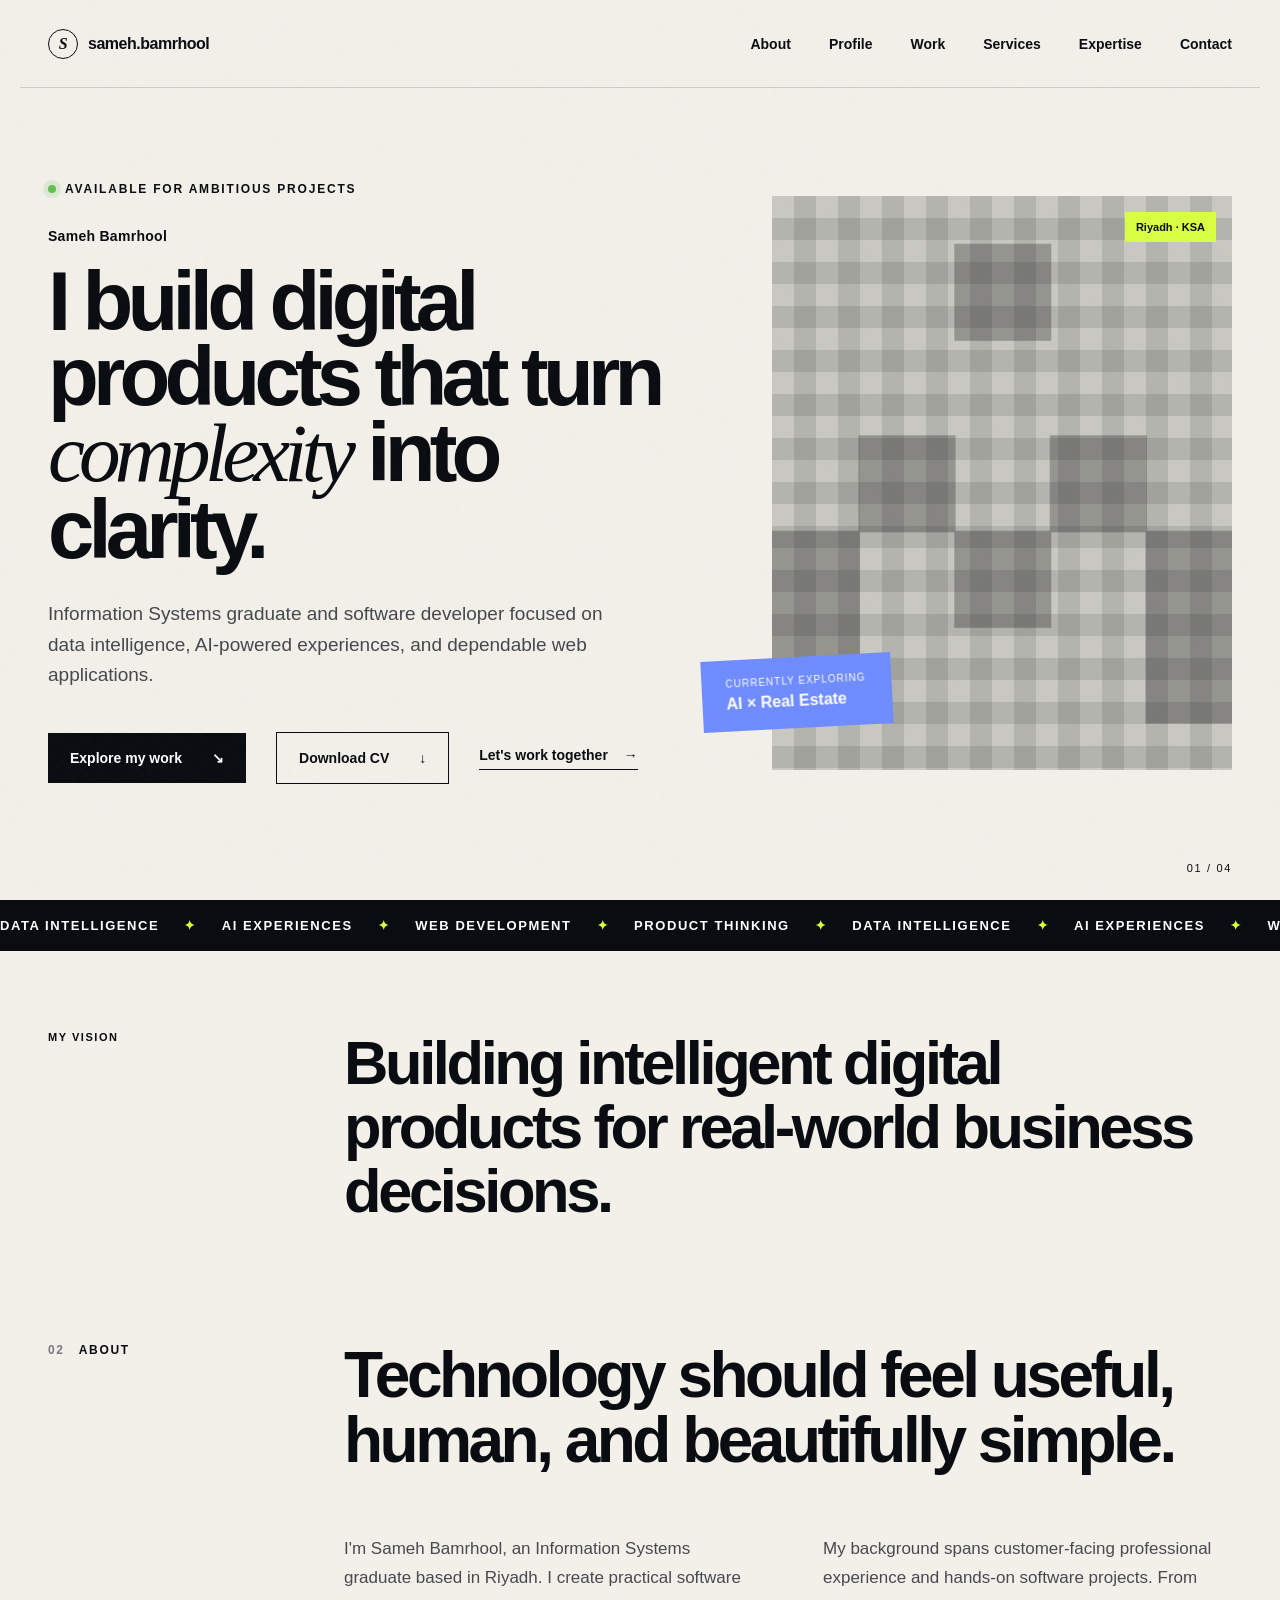
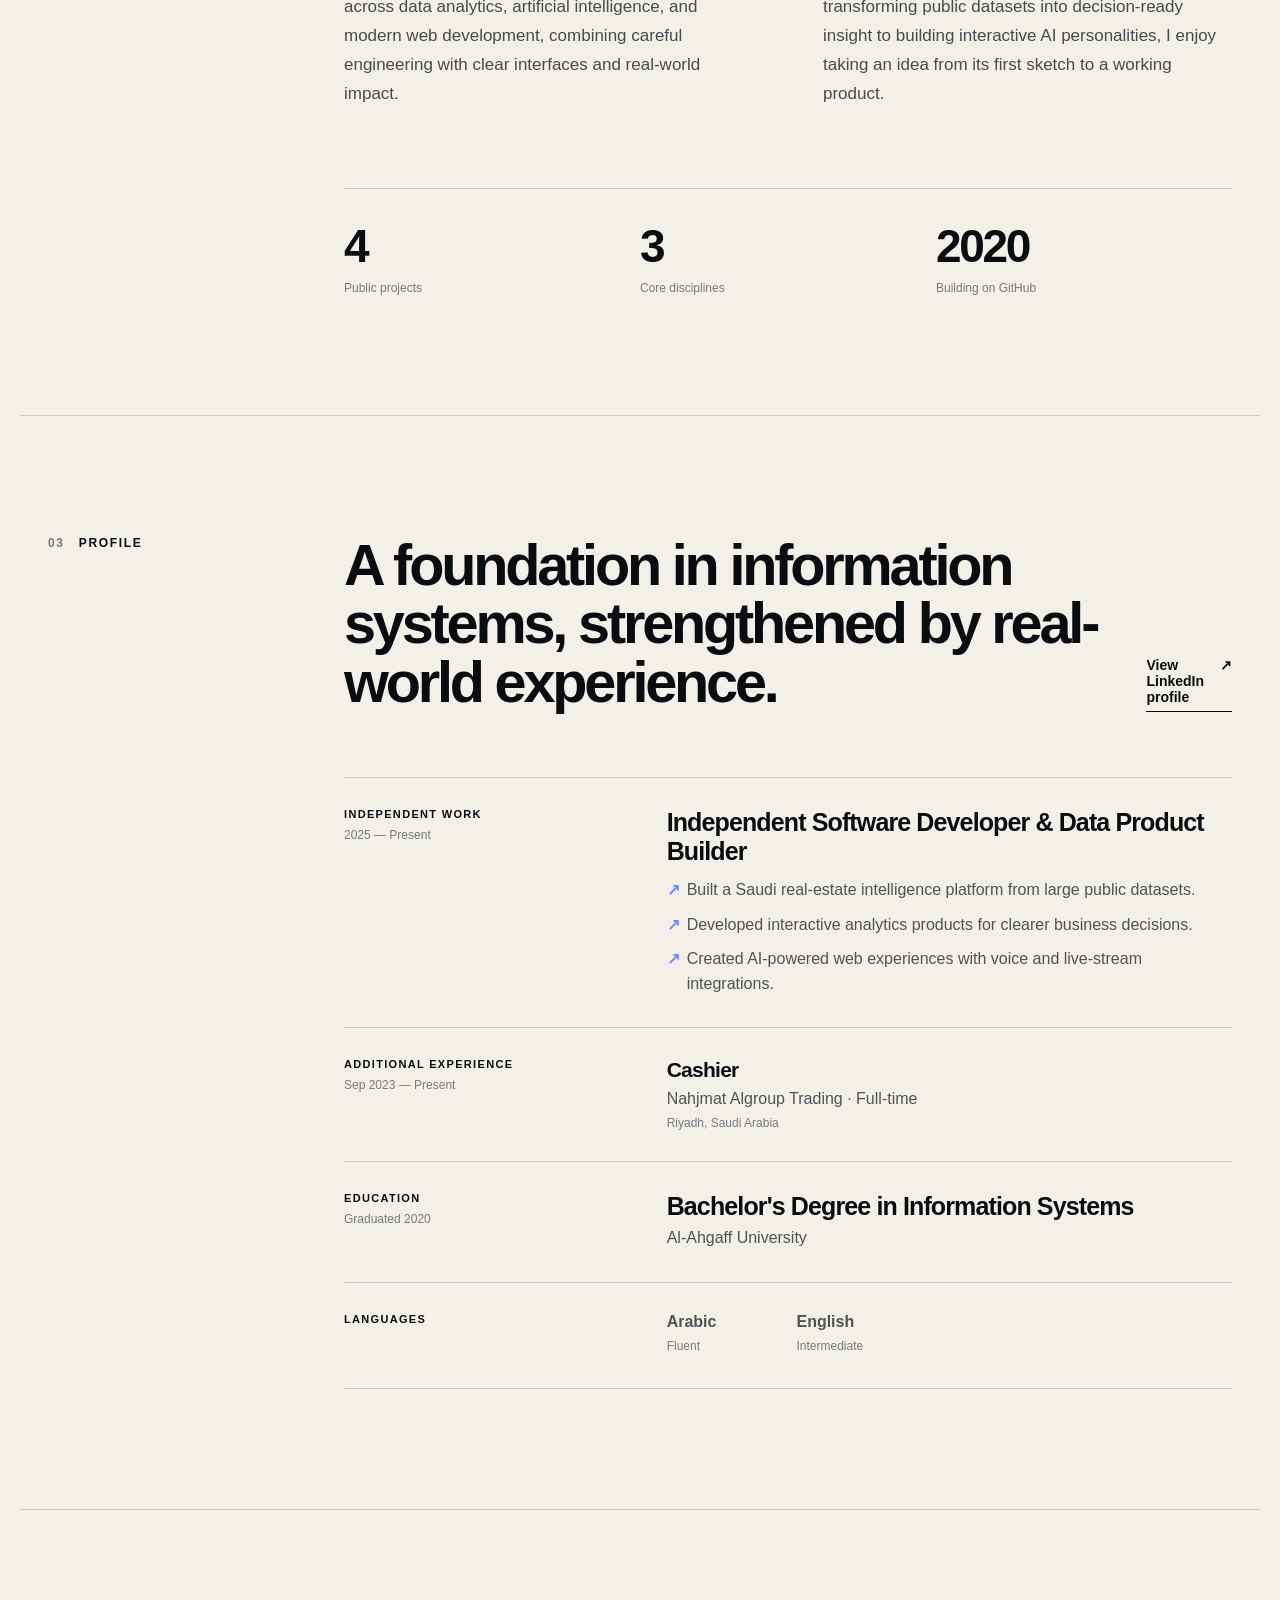
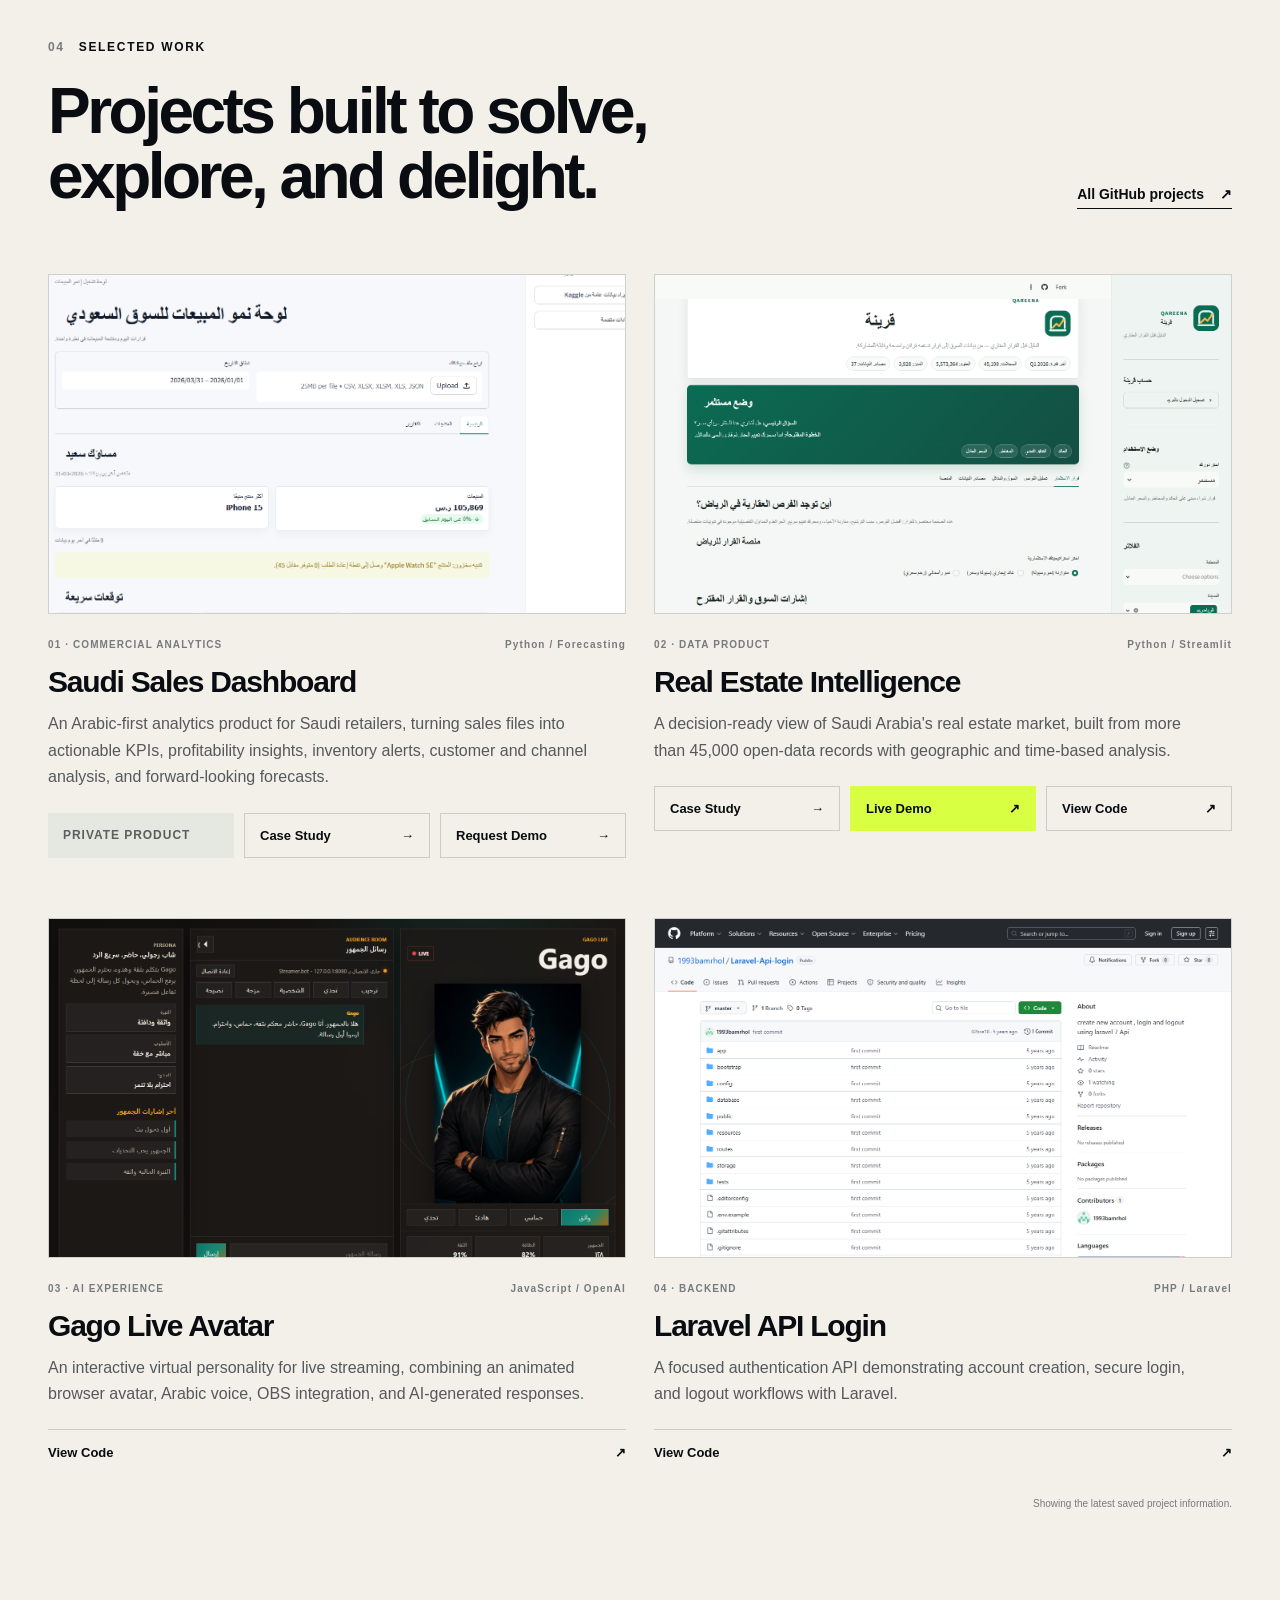
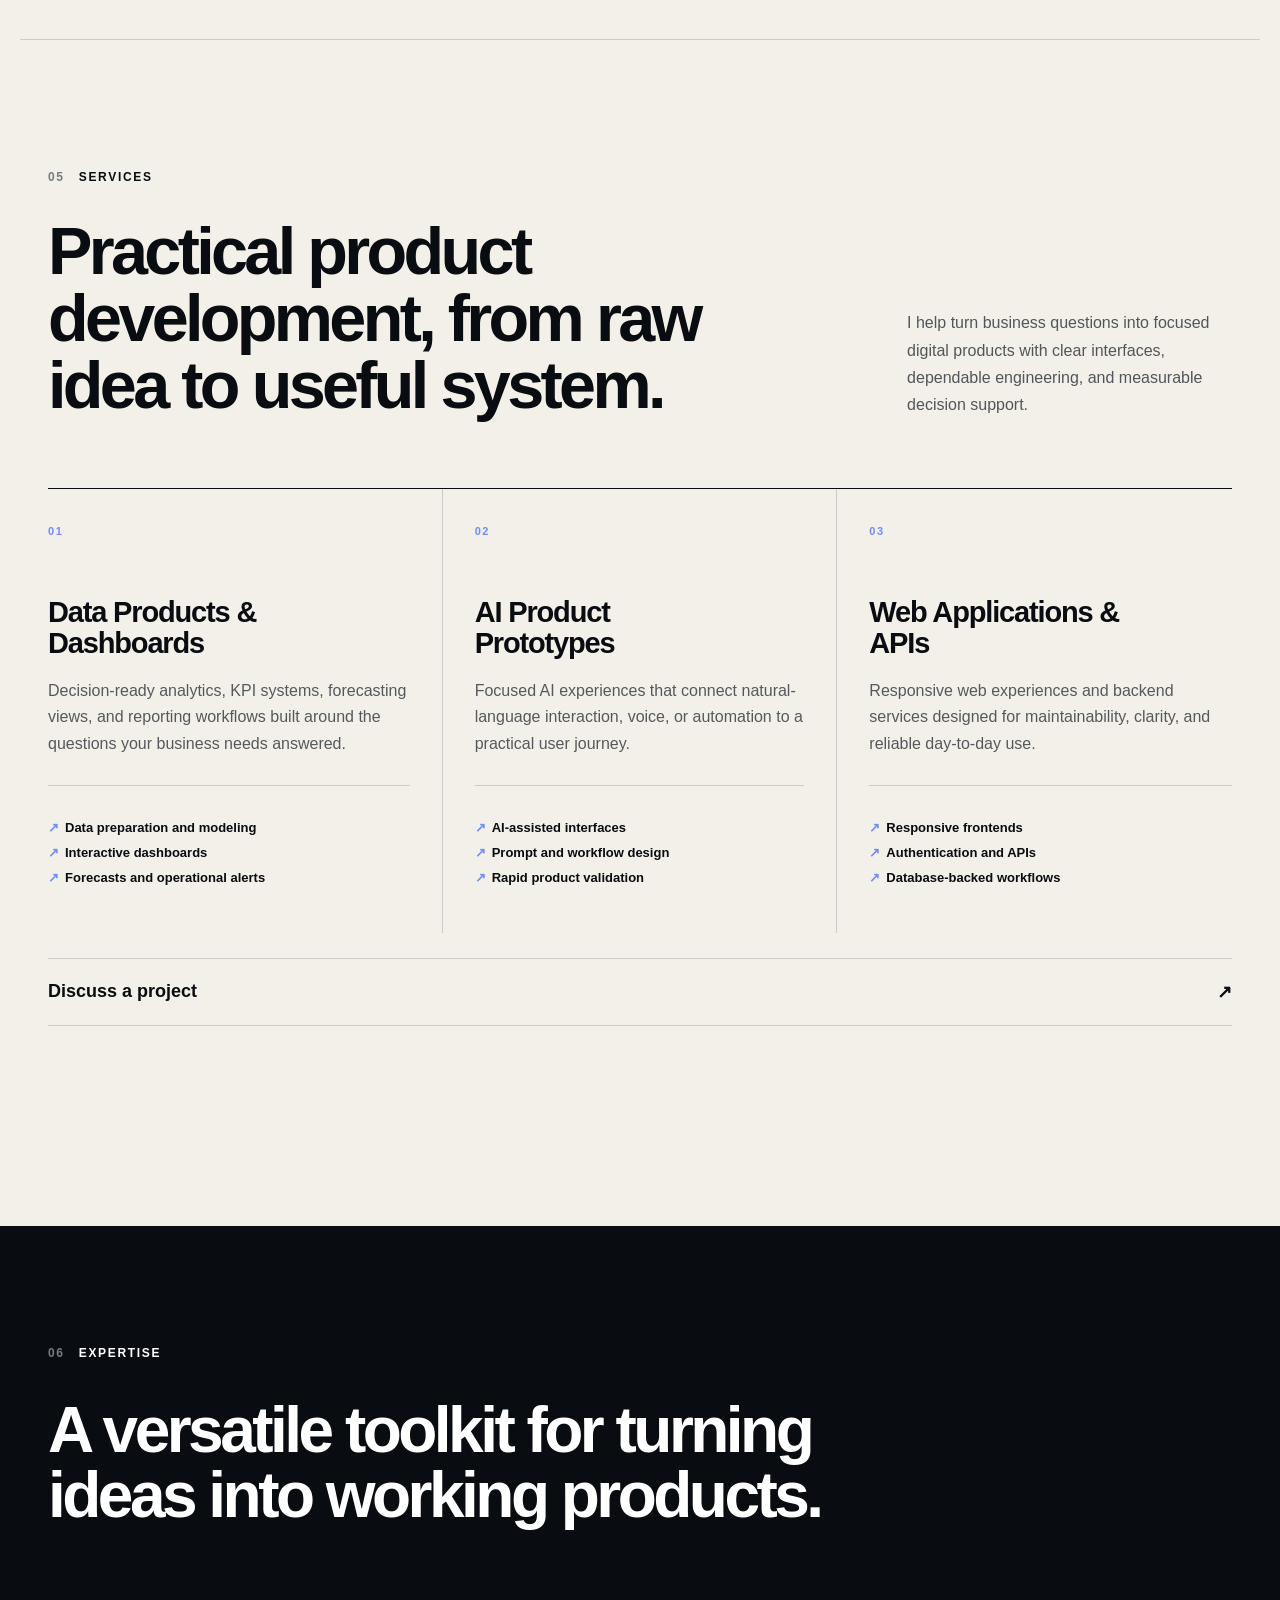
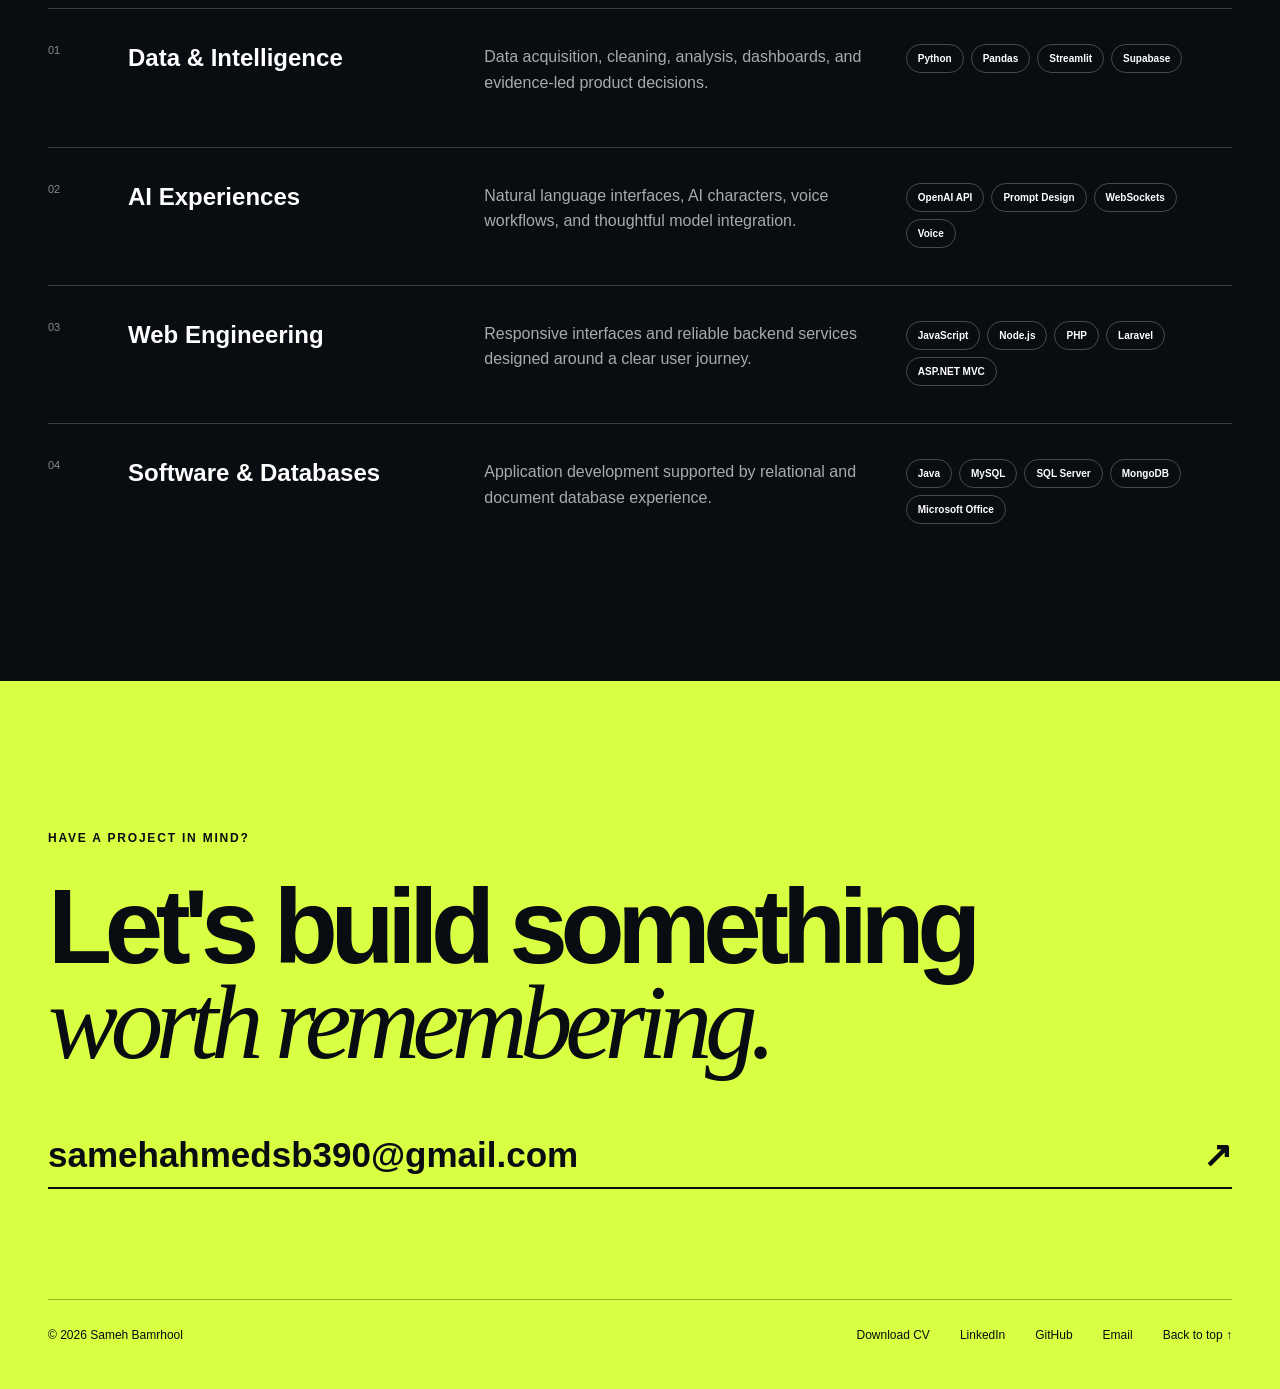
<file: index.html>
<!doctype html>
<html lang="en">
<head>
  <meta charset="UTF-8">
  <meta name="viewport" content="width=device-width, initial-scale=1.0">
  <meta name="description" content="The portfolio of Sameh Bamrhool — an Information Systems graduate and software developer building thoughtful data, AI, and web experiences.">
  <meta name="author" content="Sameh Bamrhool">
  <meta name="robots" content="index, follow, max-image-preview:large">
  <meta name="theme-color" content="#090c10">
  <link rel="canonical" href="https://1993bamrhol.github.io/personal-portfolio/">
  <meta property="og:type" content="website">
  <meta property="og:locale" content="en_US">
  <meta property="og:site_name" content="Sameh Bamrhool Portfolio">
  <meta property="og:title" content="Sameh Bamrhool — Software Developer">
  <meta property="og:description" content="Data intelligence, AI-powered experiences, and dependable web applications built for real-world decisions.">
  <meta property="og:url" content="https://1993bamrhol.github.io/personal-portfolio/">
  <meta property="og:image" content="https://1993bamrhol.github.io/personal-portfolio/assets/sameh-bamrhool-social-card.png">
  <meta property="og:image:width" content="1200">
  <meta property="og:image:height" content="630">
  <meta property="og:image:alt" content="Sameh Bamrhool — Software Developer and Data Product Builder">
  <meta name="twitter:card" content="summary_large_image">
  <meta name="twitter:title" content="Sameh Bamrhool — Software Developer">
  <meta name="twitter:description" content="Building intelligent digital products for real-world business decisions.">
  <meta name="twitter:image" content="https://1993bamrhol.github.io/personal-portfolio/assets/sameh-bamrhool-social-card.png">
  <title>Sameh Bamrhool — Software Developer</title>
  <link rel="icon" href="assets/favicon.svg" type="image/svg+xml">
  <link rel="manifest" href="site.webmanifest">
  <link rel="preconnect" href="https://api.github.com">
  <link rel="stylesheet" href="styles.css">
  <link rel="stylesheet" href="profile.css">
  <noscript><style>.reveal{opacity:1;transform:none}</style></noscript>
  <script type="application/ld+json">
    {
      "@context": "https://schema.org",
      "@type": "Person",
      "name": "Sameh Bamrhool",
      "url": "https://1993bamrhol.github.io/personal-portfolio/",
      "image": "https://1993bamrhol.github.io/personal-portfolio/assets/sameh-github-avatar.jpg",
      "jobTitle": "Software Developer and Data Product Builder",
      "address": {
        "@type": "PostalAddress",
        "addressLocality": "Riyadh",
        "addressCountry": "SA"
      },
      "sameAs": [
        "https://github.com/1993bamrhol",
        "https://www.linkedin.com/in/sameh-bamrhool-369201279"
      ],
      "knowsAbout": [
        "Data Intelligence",
        "Artificial Intelligence",
        "Web Development",
        "Python",
        "JavaScript",
        "Laravel"
      ]
    }
  </script>
</head>
<body>
  <a class="skip-link" href="#main-content">Skip to content</a>
  <div class="noise" aria-hidden="true"></div>
  <header class="site-header" id="top">
    <a class="brand" href="#top" aria-label="Home"><span class="brand-mark">S</span><span>sameh.bamrhool</span></a>
    <button class="menu-button" type="button" aria-label="Open navigation" aria-expanded="false" aria-controls="site-nav"><span></span><span></span></button>
    <nav id="site-nav" aria-label="Primary navigation">
      <a href="#about">About</a>
      <a href="#profile">Profile</a>
      <a href="#work">Work</a>
      <a href="#services">Services</a>
      <a href="#expertise">Expertise</a>
      <a href="#contact">Contact</a>
    </nav>
  </header>

  <main id="main-content">
    <section class="hero section" aria-labelledby="hero-title">
      <div class="hero-copy reveal">
        <p class="eyebrow"><span class="status-dot"></span> Available for ambitious projects</p>
        <p class="hero-name">Sameh Bamrhool</p>
        <h1 id="hero-title">I build digital products that turn <em>complexity</em> into clarity.</h1>
        <p class="hero-lead">Information Systems graduate and software developer focused on data intelligence, AI-powered experiences, and dependable web applications.</p>
        <div class="hero-actions">
          <a class="button button-primary" href="#work">Explore my work <span aria-hidden="true">↘</span></a>
          <a class="button button-cv" href="assets/Sameh-Bamrhool-CV.pdf" download>Download CV <span aria-hidden="true">↓</span></a>
          <a class="text-link" href="mailto:samehahmedsb390@gmail.com">Let's work together <span aria-hidden="true">→</span></a>
        </div>
      </div>
      <div class="hero-visual reveal" aria-label="Sameh Bamrhool identity graphic">
        <div class="portrait-frame">
          <div class="portrait-grid" aria-hidden="true"></div>
          <img src="assets/sameh-github-avatar.jpg" alt="Sameh Bamrhool GitHub identity graphic" width="420" height="420" fetchpriority="high" decoding="async">
          <span class="portrait-label">Riyadh · KSA</span>
        </div>
        <div class="floating-note"><span>Currently exploring</span><strong>AI × Real Estate</strong></div>
      </div>
      <div class="hero-index" aria-hidden="true">01 / 04</div>
    </section>

    <section class="marquee" aria-label="Areas of expertise">
      <div class="marquee-track">
        <span>DATA INTELLIGENCE</span><i>✦</i><span>AI EXPERIENCES</span><i>✦</i><span>WEB DEVELOPMENT</span><i>✦</i><span>PRODUCT THINKING</span><i>✦</i>
        <span>DATA INTELLIGENCE</span><i>✦</i><span>AI EXPERIENCES</span><i>✦</i><span>WEB DEVELOPMENT</span><i>✦</i><span>PRODUCT THINKING</span><i>✦</i>
      </div>
    </section>

    <section class="vision-strip reveal" aria-labelledby="vision-title">
      <p>My vision</p>
      <h2 id="vision-title">Building intelligent digital products for real-world business decisions.</h2>
    </section>

    <section class="section about" id="about" aria-labelledby="about-title">
      <div class="section-kicker reveal"><span>02</span> About</div>
      <div class="about-content reveal">
        <h2 id="about-title">Technology should feel useful, human, and beautifully simple.</h2>
        <div class="about-grid">
          <p>I'm Sameh Bamrhool, an Information Systems graduate based in Riyadh. I create practical software across data analytics, artificial intelligence, and modern web development, combining careful engineering with clear interfaces and real-world impact.</p>
          <p>My background spans customer-facing professional experience and hands-on software projects. From transforming public datasets into decision-ready insight to building interactive AI personalities, I enjoy taking an idea from its first sketch to a working product.</p>
        </div>
        <div class="facts" aria-label="Quick facts">
          <div><strong id="repo-count">4</strong><span>Public projects</span></div>
          <div><strong>3</strong><span>Core disciplines</span></div>
          <div><strong>2020</strong><span>Building on GitHub</span></div>
        </div>
      </div>
    </section>

    <section class="section profile" id="profile" aria-labelledby="profile-title">
      <div class="section-kicker reveal"><span>03</span> Profile</div>
      <div class="profile-content">
        <div class="profile-heading reveal">
          <h2 id="profile-title">A foundation in information systems, strengthened by real-world experience.</h2>
          <a class="text-link" href="https://www.linkedin.com/in/sameh-bamrhool-369201279" target="_blank" rel="noreferrer">View LinkedIn profile <span aria-hidden="true">↗</span></a>
        </div>
        <div class="timeline">
          <article class="reveal"><div><span>Independent Work</span><time>2025 — Present</time></div><div><h3>Independent Software Developer &amp; Data Product Builder</h3><ul class="achievement-list"><li>Built a Saudi real-estate intelligence platform from large public datasets.</li><li>Developed interactive analytics products for clearer business decisions.</li><li>Created AI-powered web experiences with voice and live-stream integrations.</li></ul></div></article>
          <article class="reveal additional-experience"><div><span>Additional Experience</span><time>Sep 2023 — Present</time></div><div><h3>Cashier</h3><p>Nahjmat Algroup Trading · Full-time</p><small>Riyadh, Saudi Arabia</small></div></article>
          <article class="reveal"><div><span>Education</span><time>Graduated 2020</time></div><div><h3>Bachelor's Degree in Information Systems</h3><p>Al-Ahgaff University</p></div></article>
          <article class="reveal"><div><span>Languages</span></div><div class="language-row"><p><strong>Arabic</strong><small>Fluent</small></p><p><strong>English</strong><small>Intermediate</small></p></div></article>
        </div>
      </div>
    </section>

    <section class="section work" id="work" aria-labelledby="work-title">
      <div class="section-heading reveal">
        <div><div class="section-kicker"><span>04</span> Selected work</div><h2 id="work-title">Projects built to solve, explore, and delight.</h2></div>
        <a class="text-link" href="https://github.com/1993bamrhol?tab=repositories" target="_blank" rel="noreferrer">All GitHub projects <span aria-hidden="true">↗</span></a>
      </div>
      <div class="project-grid" id="project-grid" aria-live="polite">
        <article class="project-card reveal">
          <figure class="project-shot project-shot-sales"><img src="assets/saudi-sales-dashboard.png" alt="Saudi Sales Dashboard showing sales KPIs, product performance, inventory alerts, and forecasts" width="1440" height="900"></figure>
          <div class="project-meta"><span>01 · COMMERCIAL ANALYTICS</span><span>Python / Forecasting</span></div>
          <h3>Saudi Sales Dashboard</h3>
          <p>An Arabic-first analytics product for Saudi retailers, turning sales files into actionable KPIs, profitability insights, inventory alerts, customer and channel analysis, and forward-looking forecasts.</p>
          <div class="project-actions project-actions-three"><span class="project-private">Private product</span><a class="project-action" href="case-study-sales-dashboard.html">Case Study <span>→</span></a><a class="project-action" href="mailto:samehahmedsb390@gmail.com?subject=Saudi%20Sales%20Dashboard%20Demo">Request Demo <span>→</span></a></div>
        </article>
        <article class="project-card reveal">
          <figure class="project-shot project-shot-real-estate"><img src="assets/real-estate-intelligence.png" alt="Qareena real-estate intelligence application interface" width="1440" height="900" loading="lazy"></figure>
          <div class="project-meta"><span>02 · DATA PRODUCT</span><span>Python / Streamlit</span></div>
          <h3>Real Estate Intelligence</h3>
          <p>A decision-ready view of Saudi Arabia's real estate market, built from more than 45,000 open-data records with geographic and time-based analysis.</p>
          <div class="project-actions project-actions-three">
            <a class="project-action" href="case-study-qareena.html">Case Study <span>→</span></a>
            <a class="project-action project-action-live" href="https://real-estate-intelligence-n7ibv43gwsfeuuew28wnht.streamlit.app/" target="_blank" rel="noreferrer">Live Demo <span>↗</span></a>
            <a class="project-action" href="https://github.com/1993bamrhol/Real-Estate-Intelligence" target="_blank" rel="noreferrer">View Code <span>↗</span></a>
          </div>
        </article>
        <article class="project-card reveal">
          <figure class="project-shot"><img src="assets/vtuber-live-avatar.png" alt="Gago Live Avatar audience control room and animated presenter interface" width="1440" height="900" loading="lazy"></figure>
          <div class="project-meta"><span>03 · AI EXPERIENCE</span><span>JavaScript / OpenAI</span></div>
          <h3>Gago Live Avatar</h3>
          <p>An interactive virtual personality for live streaming, combining an animated browser avatar, Arabic voice, OBS integration, and AI-generated responses.</p>
          <a href="https://github.com/1993bamrhol/Vtuber" target="_blank" rel="noreferrer" aria-label="View Gago Live Avatar on GitHub">View Code <span>↗</span></a>
        </article>
        <article class="project-card reveal">
          <figure class="project-shot"><img src="assets/laravel-api-login.png" alt="Laravel API Login repository showing the backend application structure" width="1440" height="900" loading="lazy"></figure>
          <div class="project-meta"><span>04 · BACKEND</span><span>PHP / Laravel</span></div>
          <h3>Laravel API Login</h3>
          <p>A focused authentication API demonstrating account creation, secure login, and logout workflows with Laravel.</p>
          <a href="https://github.com/1993bamrhol/Laravel-Api-login" target="_blank" rel="noreferrer" aria-label="View Laravel API Login on GitHub">View Code <span>↗</span></a>
        </article>
      </div>
      <p class="github-status" id="github-status">Project metadata is refreshed from GitHub.</p>
    </section>

    <section class="section services" id="services" aria-labelledby="services-title">
      <div class="section-kicker reveal"><span>05</span> Services</div>
      <div class="services-heading reveal">
        <h2 id="services-title">Practical product development, from raw idea to useful system.</h2>
        <p>I help turn business questions into focused digital products with clear interfaces, dependable engineering, and measurable decision support.</p>
      </div>
      <div class="services-grid">
        <article class="reveal"><span>01</span><h3>Data Products &amp; Dashboards</h3><p>Decision-ready analytics, KPI systems, forecasting views, and reporting workflows built around the questions your business needs answered.</p><ul><li>Data preparation and modeling</li><li>Interactive dashboards</li><li>Forecasts and operational alerts</li></ul></article>
        <article class="reveal"><span>02</span><h3>AI Product Prototypes</h3><p>Focused AI experiences that connect natural-language interaction, voice, or automation to a practical user journey.</p><ul><li>AI-assisted interfaces</li><li>Prompt and workflow design</li><li>Rapid product validation</li></ul></article>
        <article class="reveal"><span>03</span><h3>Web Applications &amp; APIs</h3><p>Responsive web experiences and backend services designed for maintainability, clarity, and reliable day-to-day use.</p><ul><li>Responsive frontends</li><li>Authentication and APIs</li><li>Database-backed workflows</li></ul></article>
      </div>
      <a class="services-cta reveal" href="mailto:samehahmedsb390@gmail.com?subject=Project%20Inquiry">Discuss a project <span>↗</span></a>
    </section>

    <section class="section expertise" id="expertise" aria-labelledby="expertise-title">
      <div class="section-kicker reveal"><span>06</span> Expertise</div>
      <div class="expertise-intro reveal"><h2 id="expertise-title">A versatile toolkit for turning ideas into working products.</h2></div>
      <div class="expertise-list">
        <article class="reveal"><span>01</span><h3>Data & Intelligence</h3><p>Data acquisition, cleaning, analysis, dashboards, and evidence-led product decisions.</p><div class="tags"><b>Python</b><b>Pandas</b><b>Streamlit</b><b>Supabase</b></div></article>
        <article class="reveal"><span>02</span><h3>AI Experiences</h3><p>Natural language interfaces, AI characters, voice workflows, and thoughtful model integration.</p><div class="tags"><b>OpenAI API</b><b>Prompt Design</b><b>WebSockets</b><b>Voice</b></div></article>
        <article class="reveal"><span>03</span><h3>Web Engineering</h3><p>Responsive interfaces and reliable backend services designed around a clear user journey.</p><div class="tags"><b>JavaScript</b><b>Node.js</b><b>PHP</b><b>Laravel</b><b>ASP.NET MVC</b></div></article>
        <article class="reveal"><span>04</span><h3>Software & Databases</h3><p>Application development supported by relational and document database experience.</p><div class="tags"><b>Java</b><b>MySQL</b><b>SQL Server</b><b>MongoDB</b><b>Microsoft Office</b></div></article>
      </div>
    </section>

    <section class="section contact" id="contact" aria-labelledby="contact-title">
      <div class="contact-inner reveal">
        <p class="eyebrow">Have a project in mind?</p>
        <h2 id="contact-title">Let's build something<br><em>worth remembering.</em></h2>
        <a class="contact-email" href="mailto:samehahmedsb390@gmail.com">samehahmedsb390@gmail.com <span>↗</span></a>
      </div>
      <footer>
        <p>© <span id="year"></span> Sameh Bamrhool</p>
        <div><a href="assets/Sameh-Bamrhool-CV.pdf" download>Download CV</a><a href="https://www.linkedin.com/in/sameh-bamrhool-369201279" target="_blank" rel="noreferrer">LinkedIn</a><a href="https://github.com/1993bamrhol" target="_blank" rel="noreferrer">GitHub</a><a href="mailto:samehahmedsb390@gmail.com">Email</a><a href="#top">Back to top ↑</a></div>
      </footer>
    </section>
  </main>
  <script src="script.js"></script>
</body>
</html>
</file>
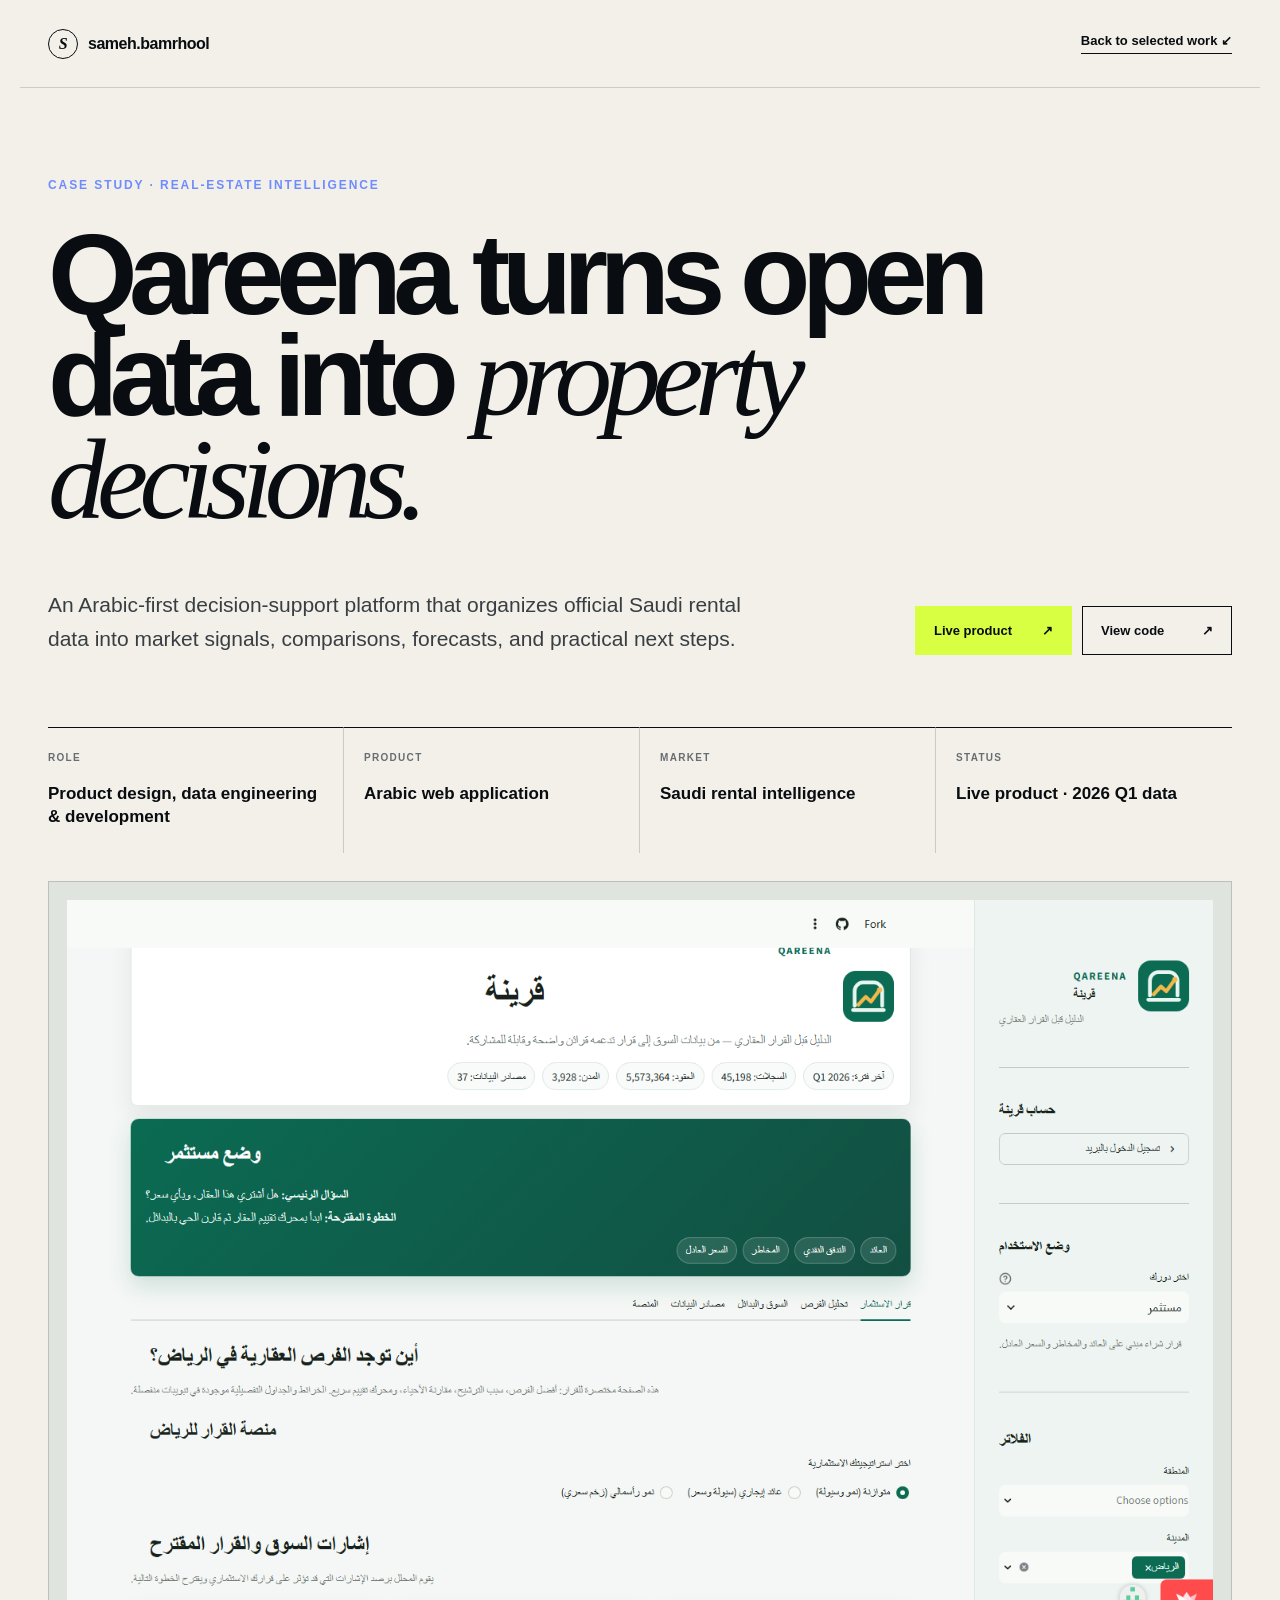
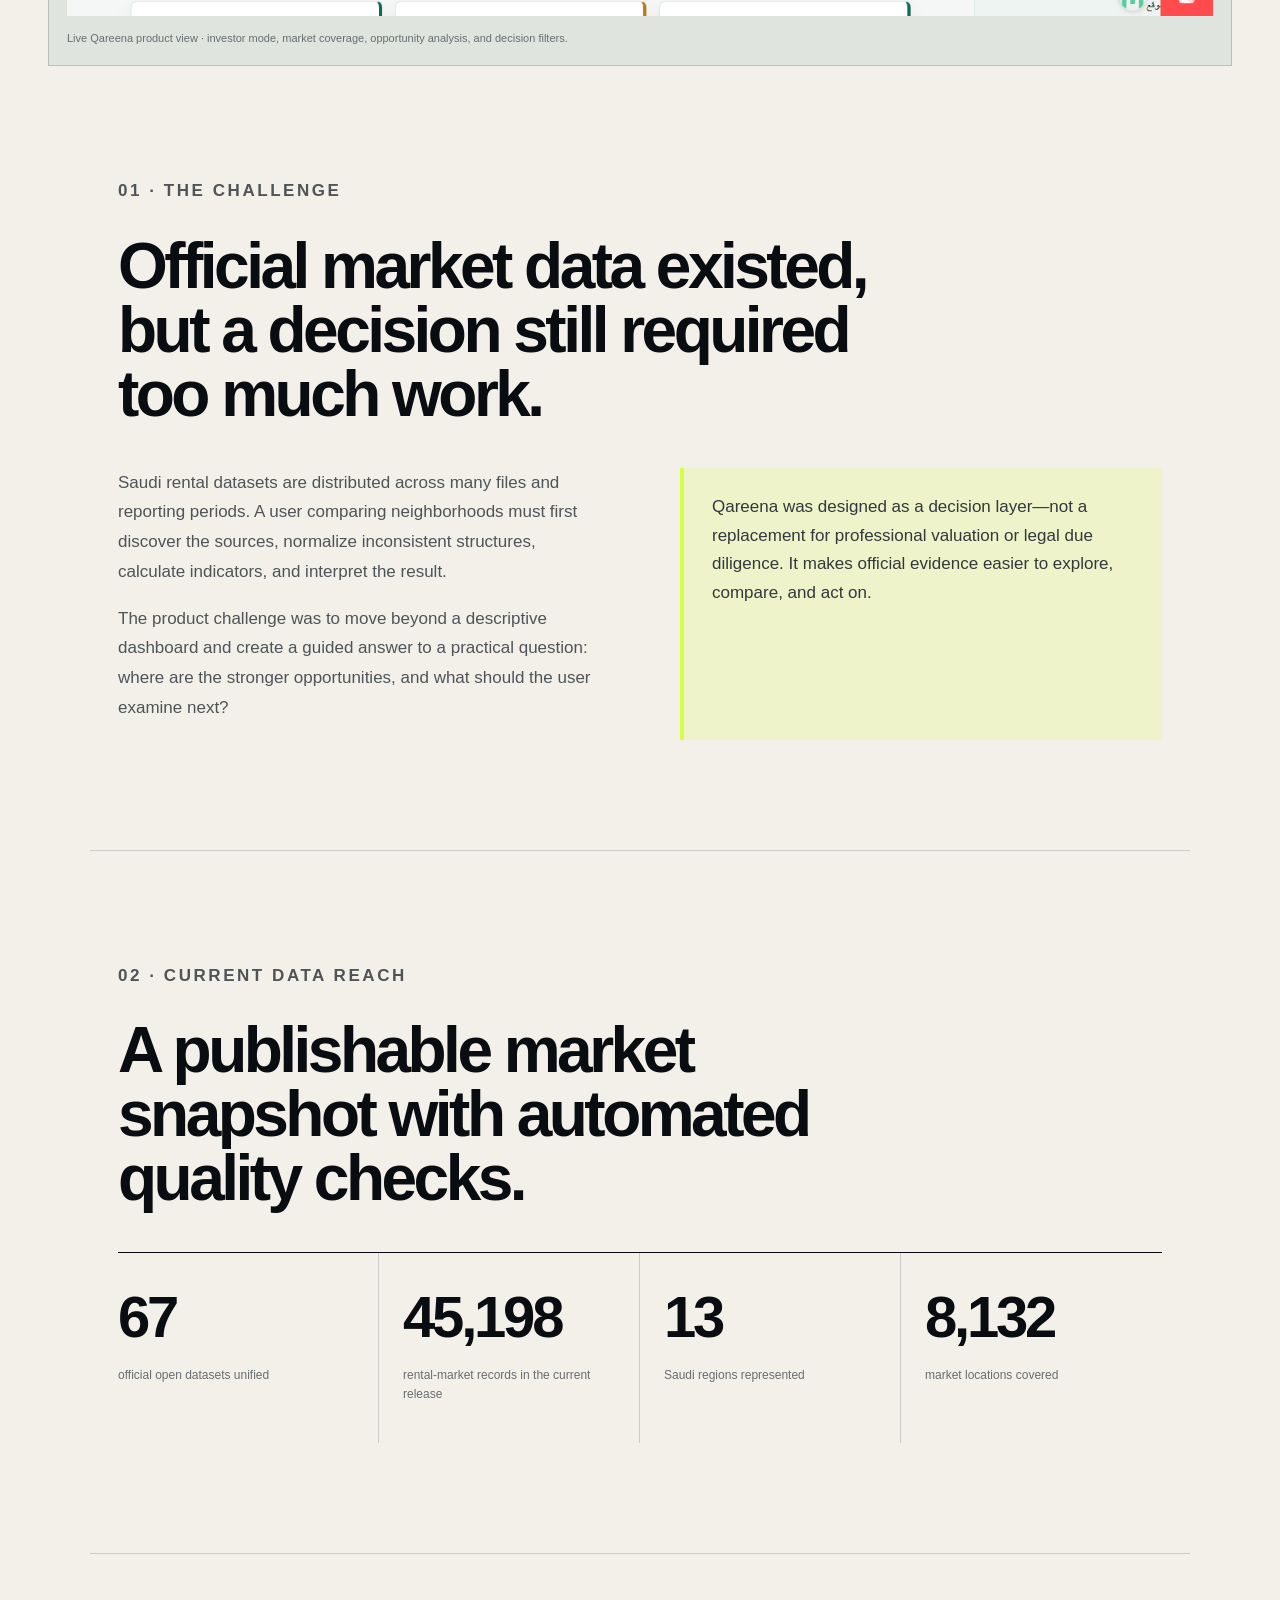
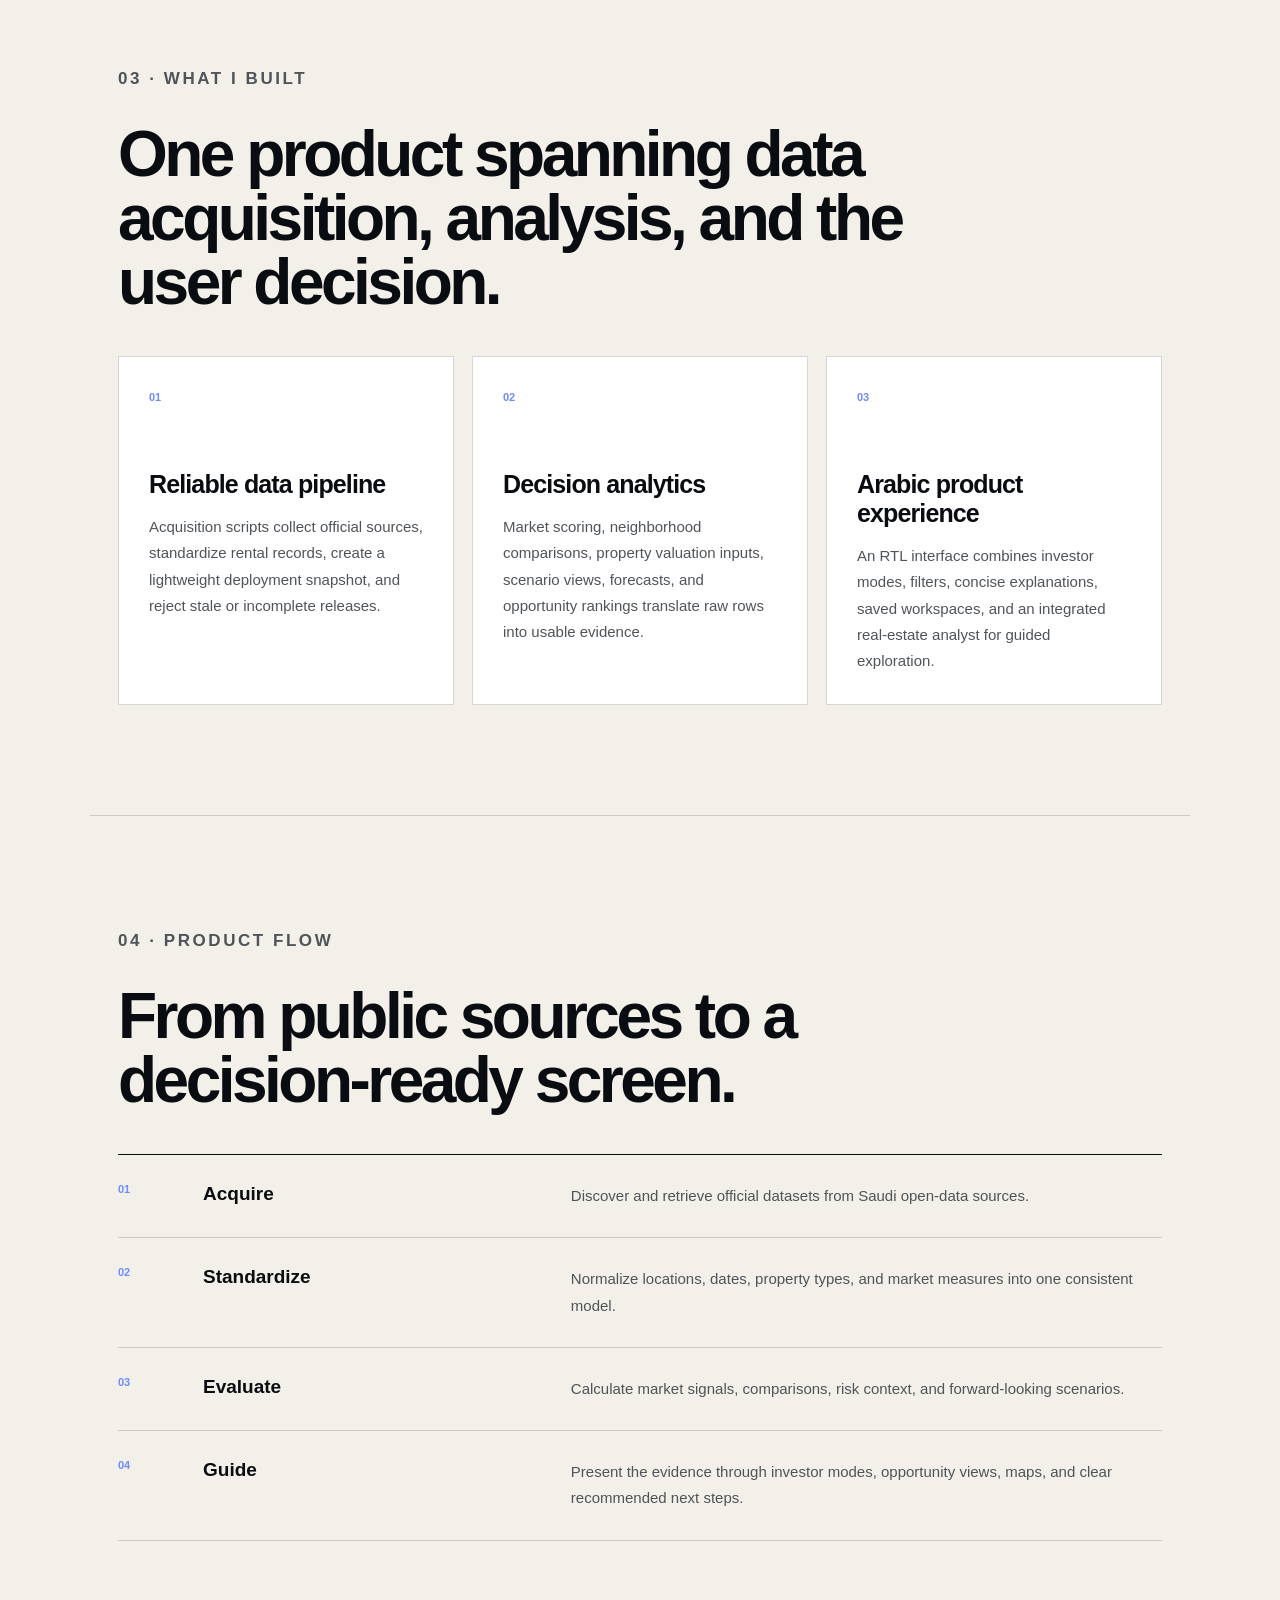
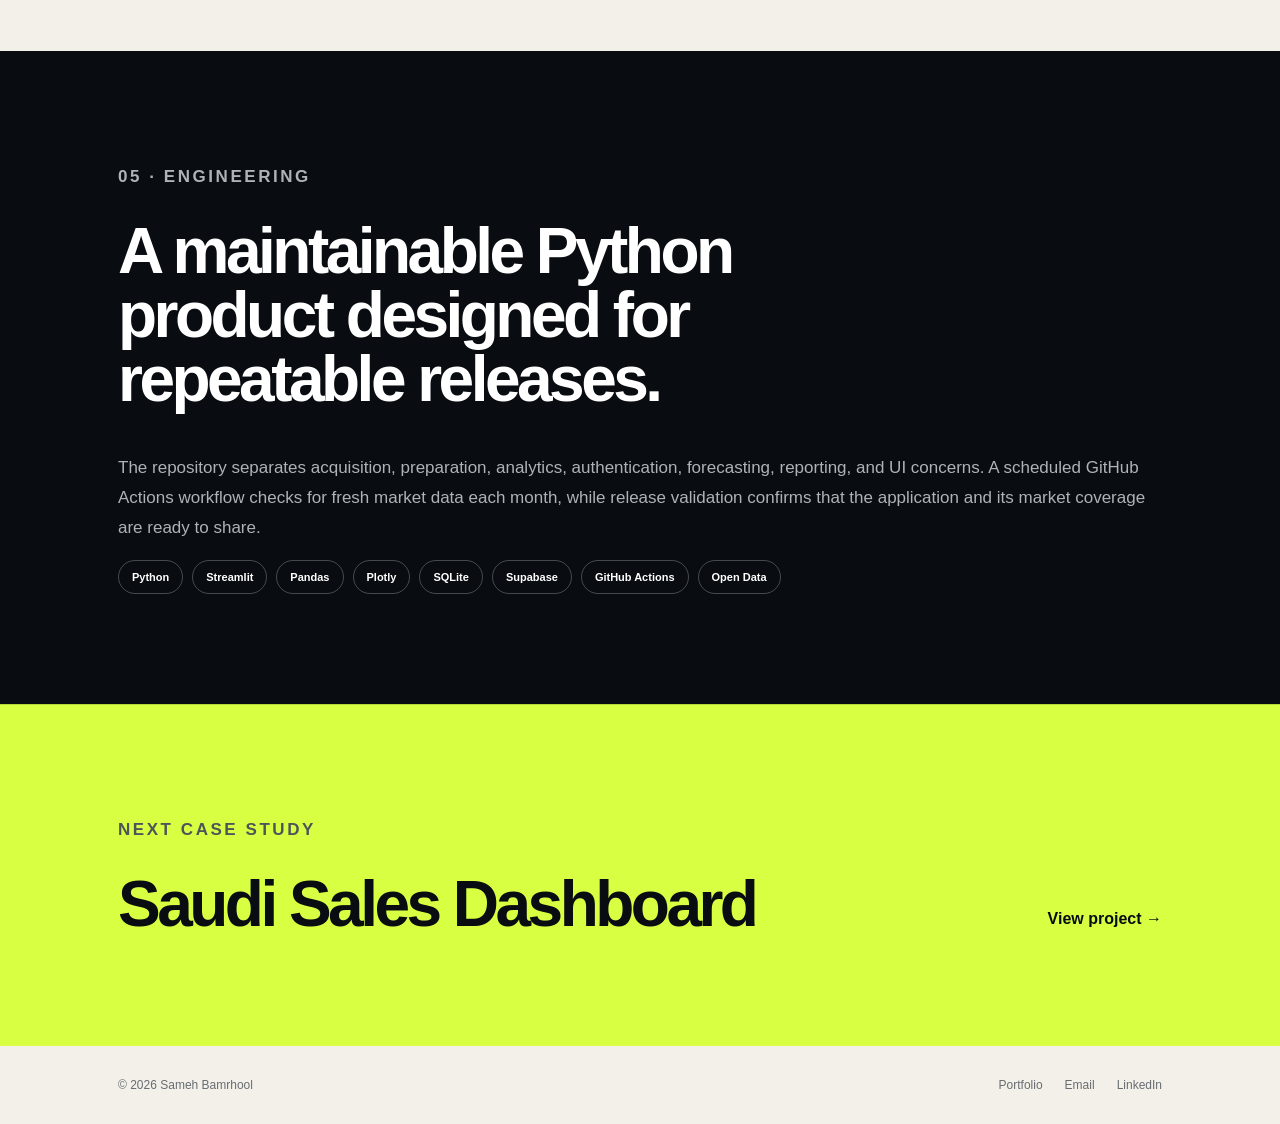
<file: case-study-qareena.html>
<!doctype html>
<html lang="en">
<head>
  <meta charset="UTF-8">
  <meta name="viewport" content="width=device-width, initial-scale=1.0">
  <meta name="description" content="Qareena case study — a Saudi real-estate intelligence platform built by Sameh Bamrhool from official open data.">
  <meta name="author" content="Sameh Bamrhool">
  <meta name="robots" content="index, follow, max-image-preview:large">
  <meta name="theme-color" content="#090c10">
  <link rel="canonical" href="https://1993bamrhol.github.io/personal-portfolio/case-study-qareena.html">
  <meta property="og:type" content="article">
  <meta property="og:title" content="Qareena Case Study — Sameh Bamrhool">
  <meta property="og:description" content="Turning 67 official datasets into a decision-support product for Saudi rental opportunities.">
  <meta property="og:image" content="https://1993bamrhol.github.io/personal-portfolio/assets/real-estate-intelligence.png">
  <meta name="twitter:card" content="summary_large_image">
  <title>Qareena Case Study — Sameh Bamrhool</title>
  <link rel="icon" href="assets/favicon.svg" type="image/svg+xml">
  <link rel="stylesheet" href="case-study.css">
  <script type="application/ld+json">
    {
      "@context": "https://schema.org",
      "@type": "SoftwareApplication",
      "name": "Qareena",
      "applicationCategory": "BusinessApplication",
      "operatingSystem": "Web",
      "description": "A Saudi real-estate intelligence platform built from official open rental-market data.",
      "author": { "@type": "Person", "name": "Sameh Bamrhool" },
      "url": "https://real-estate-intelligence-n7ibv43gwsfeuuew28wnht.streamlit.app/"
    }
  </script>
</head>
<body>
  <a class="skip-link" href="#main-content">Skip to content</a>
  <header class="case-header">
    <a class="case-brand" href="index.html" aria-label="Sameh Bamrhool portfolio"><span>S</span><span>sameh.bamrhool</span></a>
    <a class="back-link" href="index.html#work">Back to selected work ↙</a>
  </header>

  <main id="main-content">
    <section class="case-hero">
      <p class="case-eyebrow">Case Study · Real-Estate Intelligence</p>
      <h1>Qareena turns open data into <em>property decisions.</em></h1>
      <div class="case-intro">
        <p class="case-lede">An Arabic-first decision-support platform that organizes official Saudi rental data into market signals, comparisons, forecasts, and practical next steps.</p>
        <div class="case-actions">
          <a class="case-button accent" href="https://real-estate-intelligence-n7ibv43gwsfeuuew28wnht.streamlit.app/" target="_blank" rel="noreferrer">Live product <span>↗</span></a>
          <a class="case-button" href="https://github.com/1993bamrhol/Real-Estate-Intelligence" target="_blank" rel="noreferrer">View code <span>↗</span></a>
        </div>
      </div>
    </section>

    <section class="case-facts" aria-label="Project facts">
      <div><span>Role</span><strong>Product design, data engineering &amp; development</strong></div>
      <div><span>Product</span><strong>Arabic web application</strong></div>
      <div><span>Market</span><strong>Saudi rental intelligence</strong></div>
      <div><span>Status</span><strong>Live product · 2026 Q1 data</strong></div>
    </section>

    <section class="case-visual">
      <figure>
        <img src="assets/real-estate-intelligence.png" alt="Qareena interface showing Saudi property indicators, investor mode, Riyadh opportunities, and filters" width="1440" height="900">
        <figcaption>Live Qareena product view · investor mode, market coverage, opportunity analysis, and decision filters.</figcaption>
      </figure>
    </section>

    <section class="case-section">
      <p class="case-kicker">01 · The challenge</p>
      <h2>Official market data existed, but a decision still required too much work.</h2>
      <div class="split">
        <div>
          <p>Saudi rental datasets are distributed across many files and reporting periods. A user comparing neighborhoods must first discover the sources, normalize inconsistent structures, calculate indicators, and interpret the result.</p>
          <p>The product challenge was to move beyond a descriptive dashboard and create a guided answer to a practical question: where are the stronger opportunities, and what should the user examine next?</p>
        </div>
        <div class="case-callout">Qareena was designed as a decision layer—not a replacement for professional valuation or legal due diligence. It makes official evidence easier to explore, compare, and act on.</div>
      </div>
    </section>

    <section class="case-section">
      <p class="case-kicker">02 · Current data reach</p>
      <h2>A publishable market snapshot with automated quality checks.</h2>
      <div class="metric-grid">
        <article><strong>67</strong><span>official open datasets unified</span></article>
        <article><strong>45,198</strong><span>rental-market records in the current release</span></article>
        <article><strong>13</strong><span>Saudi regions represented</span></article>
        <article><strong>8,132</strong><span>market locations covered</span></article>
      </div>
    </section>

    <section class="case-section">
      <p class="case-kicker">03 · What I built</p>
      <h2>One product spanning data acquisition, analysis, and the user decision.</h2>
      <div class="build-grid">
        <article><span>01</span><h3>Reliable data pipeline</h3><p>Acquisition scripts collect official sources, standardize rental records, create a lightweight deployment snapshot, and reject stale or incomplete releases.</p></article>
        <article><span>02</span><h3>Decision analytics</h3><p>Market scoring, neighborhood comparisons, property valuation inputs, scenario views, forecasts, and opportunity rankings translate raw rows into usable evidence.</p></article>
        <article><span>03</span><h3>Arabic product experience</h3><p>An RTL interface combines investor modes, filters, concise explanations, saved workspaces, and an integrated real-estate analyst for guided exploration.</p></article>
      </div>
    </section>

    <section class="case-section">
      <p class="case-kicker">04 · Product flow</p>
      <h2>From public sources to a decision-ready screen.</h2>
      <ol class="process-list">
        <li><span>01</span><strong>Acquire</strong><p>Discover and retrieve official datasets from Saudi open-data sources.</p></li>
        <li><span>02</span><strong>Standardize</strong><p>Normalize locations, dates, property types, and market measures into one consistent model.</p></li>
        <li><span>03</span><strong>Evaluate</strong><p>Calculate market signals, comparisons, risk context, and forward-looking scenarios.</p></li>
        <li><span>04</span><strong>Guide</strong><p>Present the evidence through investor modes, opportunity views, maps, and clear recommended next steps.</p></li>
      </ol>
    </section>

    <section class="case-section case-stack">
      <p class="case-kicker">05 · Engineering</p>
      <h2>A maintainable Python product designed for repeatable releases.</h2>
      <p>The repository separates acquisition, preparation, analytics, authentication, forecasting, reporting, and UI concerns. A scheduled GitHub Actions workflow checks for fresh market data each month, while release validation confirms that the application and its market coverage are ready to share.</p>
      <div class="stack-tags"><span>Python</span><span>Streamlit</span><span>Pandas</span><span>Plotly</span><span>SQLite</span><span>Supabase</span><span>GitHub Actions</span><span>Open Data</span></div>
    </section>

    <section class="case-section case-next">
      <a href="case-study-sales-dashboard.html"><div><p class="case-kicker">Next case study</p><h2>Saudi Sales Dashboard</h2></div><strong>View project →</strong></a>
    </section>
  </main>

  <footer class="case-footer"><span>© 2026 Sameh Bamrhool</span><div><a href="index.html">Portfolio</a><a href="mailto:samehahmedsb390@gmail.com">Email</a><a href="https://www.linkedin.com/in/sameh-bamrhool-369201279" target="_blank" rel="noreferrer">LinkedIn</a></div></footer>
</body>
</html>
</file>
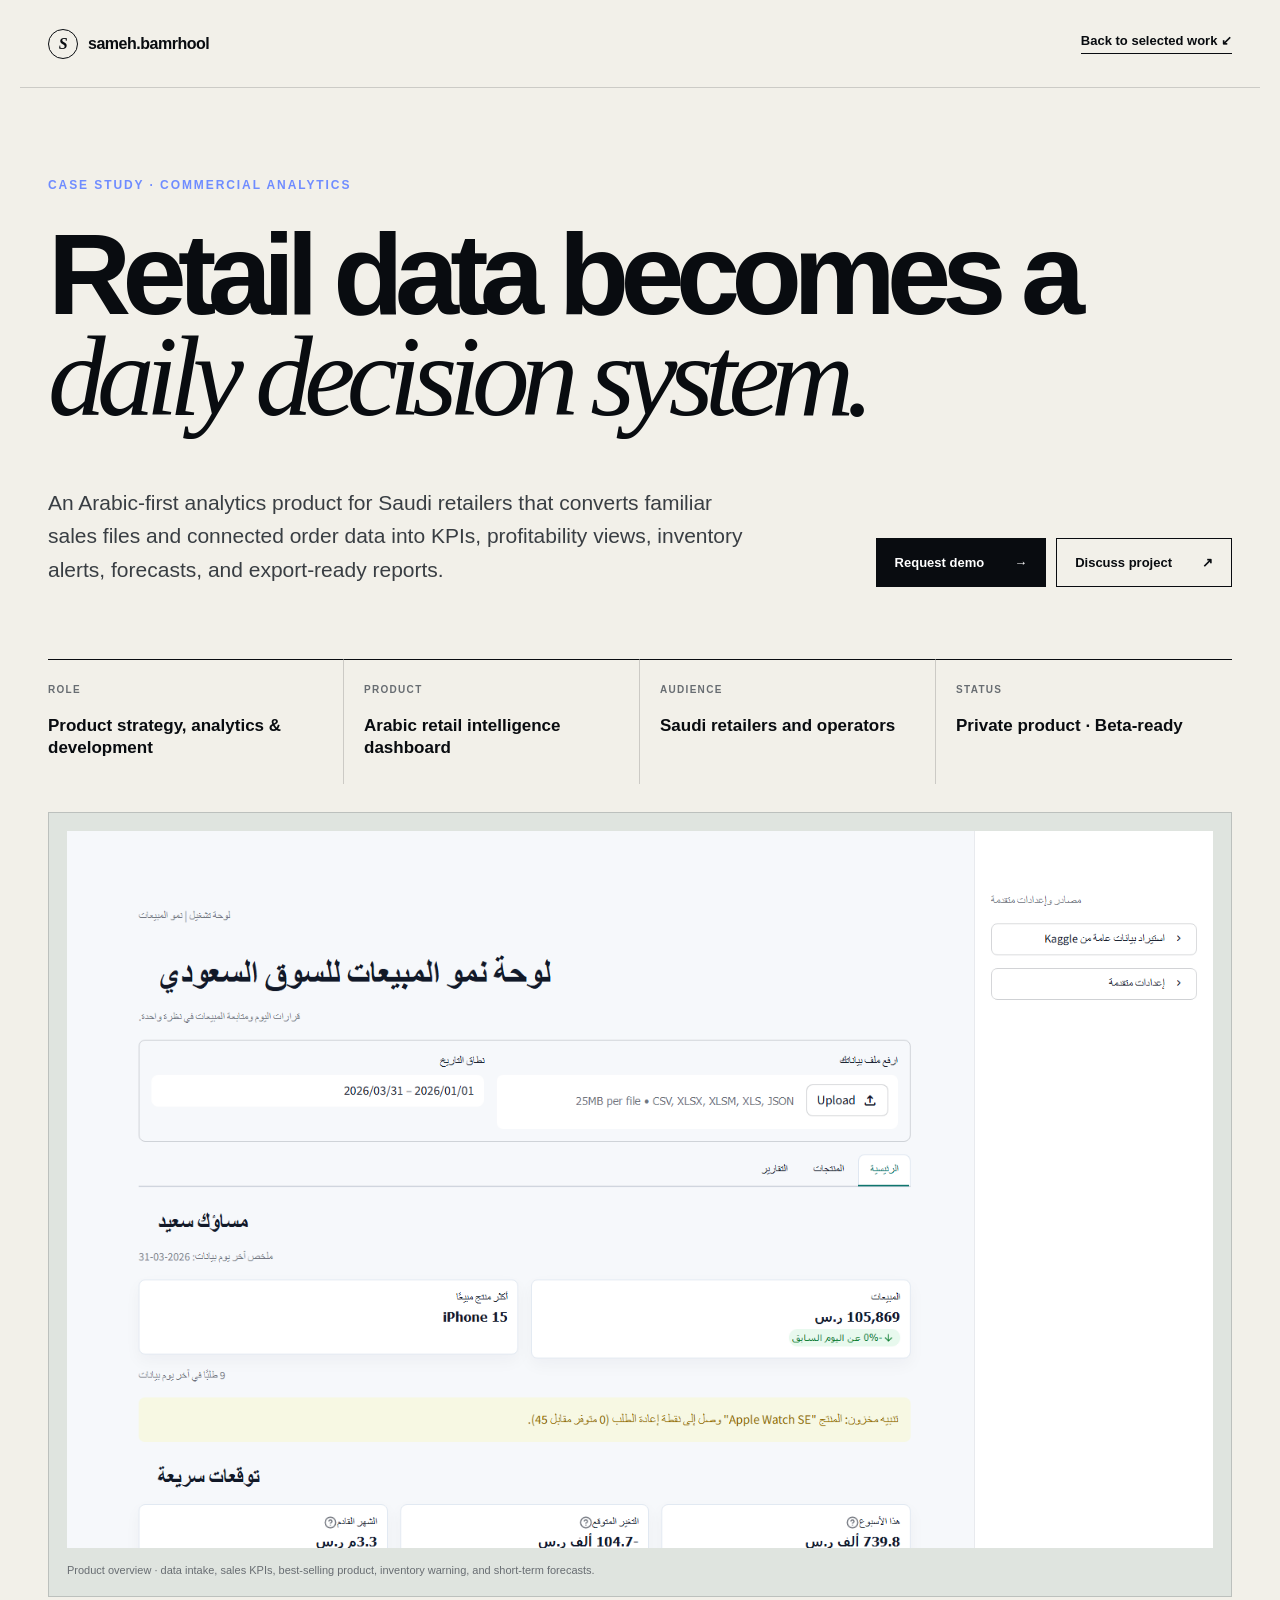
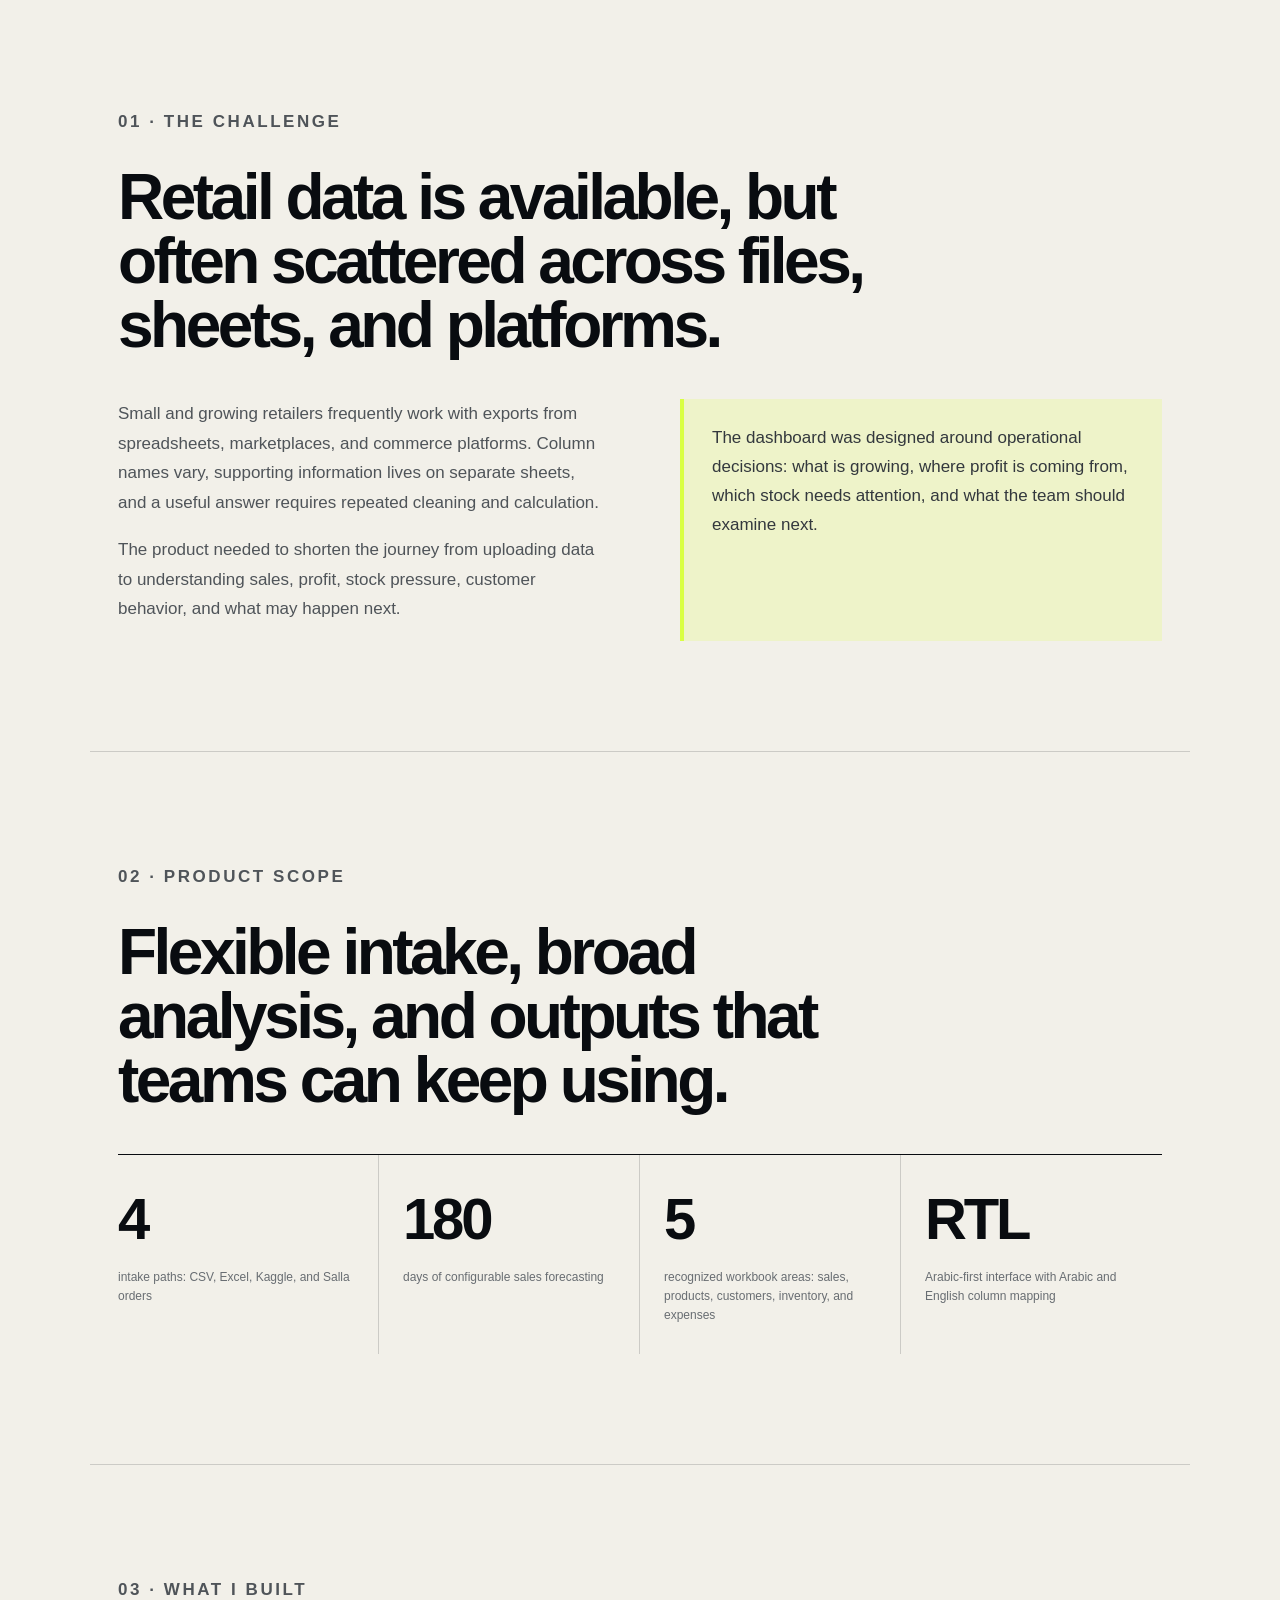
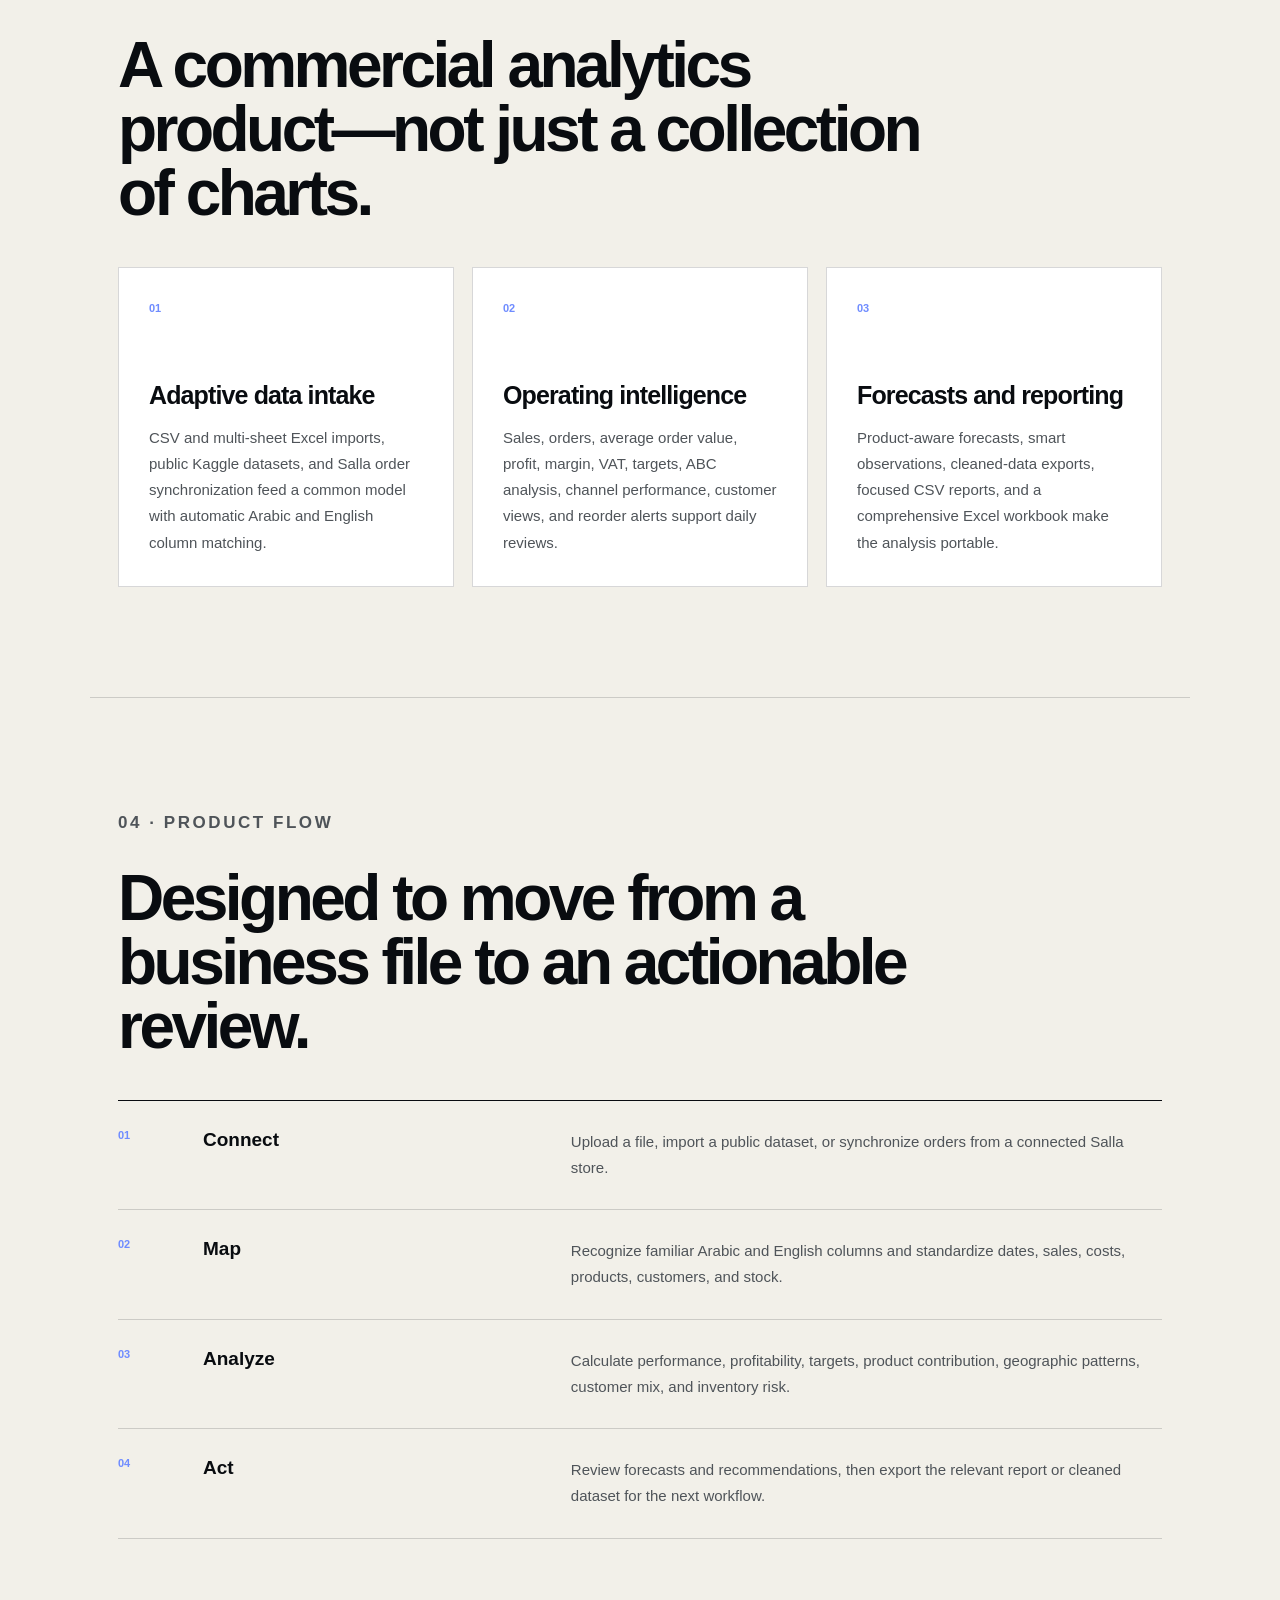
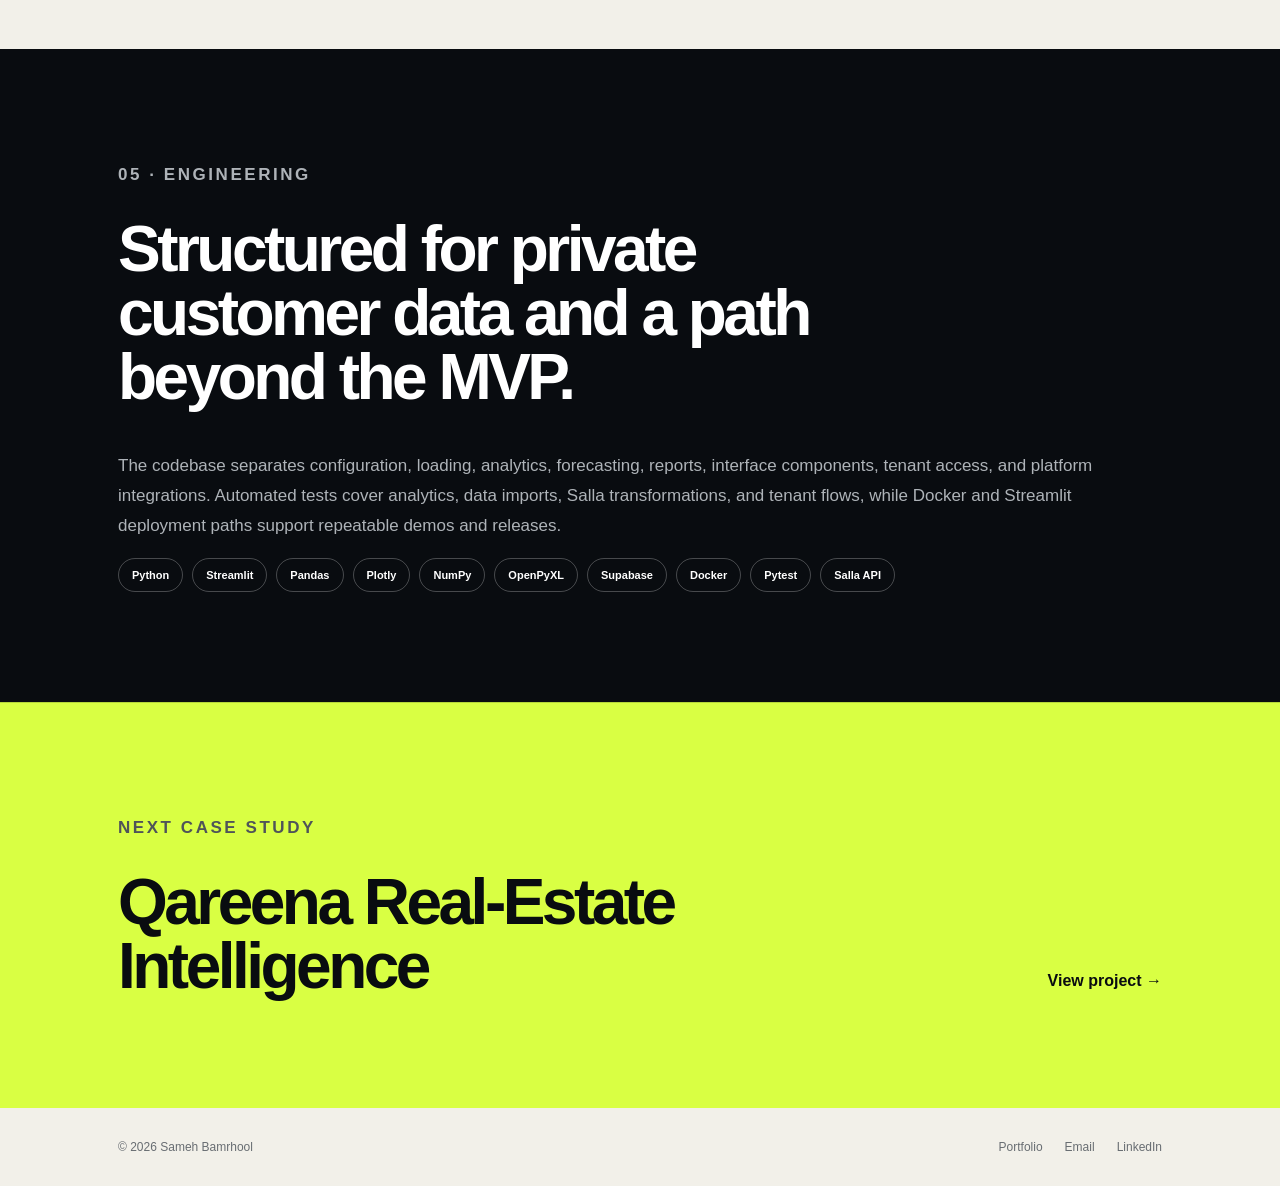
<file: case-study-sales-dashboard.html>
<!doctype html>
<html lang="en">
<head>
  <meta charset="UTF-8">
  <meta name="viewport" content="width=device-width, initial-scale=1.0">
  <meta name="description" content="Saudi Sales Dashboard case study — an Arabic-first analytics and forecasting product for retailers, built by Sameh Bamrhool.">
  <meta name="author" content="Sameh Bamrhool">
  <meta name="robots" content="index, follow, max-image-preview:large">
  <meta name="theme-color" content="#090c10">
  <link rel="canonical" href="https://1993bamrhol.github.io/personal-portfolio/case-study-sales-dashboard.html">
  <meta property="og:type" content="article">
  <meta property="og:title" content="Saudi Sales Dashboard Case Study — Sameh Bamrhool">
  <meta property="og:description" content="An Arabic-first retail analytics product combining KPIs, profitability, inventory alerts, forecasting, and reports.">
  <meta property="og:image" content="https://1993bamrhol.github.io/personal-portfolio/assets/saudi-sales-dashboard.png">
  <meta name="twitter:card" content="summary_large_image">
  <title>Saudi Sales Dashboard Case Study — Sameh Bamrhool</title>
  <link rel="icon" href="assets/favicon.svg" type="image/svg+xml">
  <link rel="stylesheet" href="case-study.css">
  <script type="application/ld+json">
    {
      "@context": "https://schema.org",
      "@type": "SoftwareApplication",
      "name": "Saudi Sales Dashboard",
      "applicationCategory": "BusinessApplication",
      "operatingSystem": "Web",
      "description": "An Arabic-first sales analytics and forecasting product for Saudi retailers.",
      "author": { "@type": "Person", "name": "Sameh Bamrhool" }
    }
  </script>
</head>
<body>
  <a class="skip-link" href="#main-content">Skip to content</a>
  <header class="case-header">
    <a class="case-brand" href="index.html" aria-label="Sameh Bamrhool portfolio"><span>S</span><span>sameh.bamrhool</span></a>
    <a class="back-link" href="index.html#work">Back to selected work ↙</a>
  </header>

  <main id="main-content">
    <section class="case-hero">
      <p class="case-eyebrow">Case Study · Commercial Analytics</p>
      <h1>Retail data becomes a <em>daily decision system.</em></h1>
      <div class="case-intro">
        <p class="case-lede">An Arabic-first analytics product for Saudi retailers that converts familiar sales files and connected order data into KPIs, profitability views, inventory alerts, forecasts, and export-ready reports.</p>
        <div class="case-actions">
          <a class="case-button primary" href="mailto:samehahmedsb390@gmail.com?subject=Saudi%20Sales%20Dashboard%20Demo">Request demo <span>→</span></a>
          <a class="case-button" href="index.html#contact">Discuss project <span>↗</span></a>
        </div>
      </div>
    </section>

    <section class="case-facts" aria-label="Project facts">
      <div><span>Role</span><strong>Product strategy, analytics &amp; development</strong></div>
      <div><span>Product</span><strong>Arabic retail intelligence dashboard</strong></div>
      <div><span>Audience</span><strong>Saudi retailers and operators</strong></div>
      <div><span>Status</span><strong>Private product · Beta-ready</strong></div>
    </section>

    <section class="case-visual">
      <figure>
        <img src="assets/saudi-sales-dashboard.png" alt="Saudi Sales Dashboard showing sales KPIs, product performance, inventory alerts, and forecasts" width="1440" height="900">
        <figcaption>Product overview · data intake, sales KPIs, best-selling product, inventory warning, and short-term forecasts.</figcaption>
      </figure>
    </section>

    <section class="case-section">
      <p class="case-kicker">01 · The challenge</p>
      <h2>Retail data is available, but often scattered across files, sheets, and platforms.</h2>
      <div class="split">
        <div>
          <p>Small and growing retailers frequently work with exports from spreadsheets, marketplaces, and commerce platforms. Column names vary, supporting information lives on separate sheets, and a useful answer requires repeated cleaning and calculation.</p>
          <p>The product needed to shorten the journey from uploading data to understanding sales, profit, stock pressure, customer behavior, and what may happen next.</p>
        </div>
        <div class="case-callout">The dashboard was designed around operational decisions: what is growing, where profit is coming from, which stock needs attention, and what the team should examine next.</div>
      </div>
    </section>

    <section class="case-section">
      <p class="case-kicker">02 · Product scope</p>
      <h2>Flexible intake, broad analysis, and outputs that teams can keep using.</h2>
      <div class="metric-grid">
        <article><strong>4</strong><span>intake paths: CSV, Excel, Kaggle, and Salla orders</span></article>
        <article><strong>180</strong><span>days of configurable sales forecasting</span></article>
        <article><strong>5</strong><span>recognized workbook areas: sales, products, customers, inventory, and expenses</span></article>
        <article><strong>RTL</strong><span>Arabic-first interface with Arabic and English column mapping</span></article>
      </div>
    </section>

    <section class="case-section">
      <p class="case-kicker">03 · What I built</p>
      <h2>A commercial analytics product—not just a collection of charts.</h2>
      <div class="build-grid">
        <article><span>01</span><h3>Adaptive data intake</h3><p>CSV and multi-sheet Excel imports, public Kaggle datasets, and Salla order synchronization feed a common model with automatic Arabic and English column matching.</p></article>
        <article><span>02</span><h3>Operating intelligence</h3><p>Sales, orders, average order value, profit, margin, VAT, targets, ABC analysis, channel performance, customer views, and reorder alerts support daily reviews.</p></article>
        <article><span>03</span><h3>Forecasts and reporting</h3><p>Product-aware forecasts, smart observations, cleaned-data exports, focused CSV reports, and a comprehensive Excel workbook make the analysis portable.</p></article>
      </div>
    </section>

    <section class="case-section">
      <p class="case-kicker">04 · Product flow</p>
      <h2>Designed to move from a business file to an actionable review.</h2>
      <ol class="process-list">
        <li><span>01</span><strong>Connect</strong><p>Upload a file, import a public dataset, or synchronize orders from a connected Salla store.</p></li>
        <li><span>02</span><strong>Map</strong><p>Recognize familiar Arabic and English columns and standardize dates, sales, costs, products, customers, and stock.</p></li>
        <li><span>03</span><strong>Analyze</strong><p>Calculate performance, profitability, targets, product contribution, geographic patterns, customer mix, and inventory risk.</p></li>
        <li><span>04</span><strong>Act</strong><p>Review forecasts and recommendations, then export the relevant report or cleaned dataset for the next workflow.</p></li>
      </ol>
    </section>

    <section class="case-section case-stack">
      <p class="case-kicker">05 · Engineering</p>
      <h2>Structured for private customer data and a path beyond the MVP.</h2>
      <p>The codebase separates configuration, loading, analytics, forecasting, reports, interface components, tenant access, and platform integrations. Automated tests cover analytics, data imports, Salla transformations, and tenant flows, while Docker and Streamlit deployment paths support repeatable demos and releases.</p>
      <div class="stack-tags"><span>Python</span><span>Streamlit</span><span>Pandas</span><span>Plotly</span><span>NumPy</span><span>OpenPyXL</span><span>Supabase</span><span>Docker</span><span>Pytest</span><span>Salla API</span></div>
    </section>

    <section class="case-section case-next">
      <a href="case-study-qareena.html"><div><p class="case-kicker">Next case study</p><h2>Qareena Real-Estate Intelligence</h2></div><strong>View project →</strong></a>
    </section>
  </main>

  <footer class="case-footer"><span>© 2026 Sameh Bamrhool</span><div><a href="index.html">Portfolio</a><a href="mailto:samehahmedsb390@gmail.com">Email</a><a href="https://www.linkedin.com/in/sameh-bamrhool-369201279" target="_blank" rel="noreferrer">LinkedIn</a></div></footer>
</body>
</html>
</file>
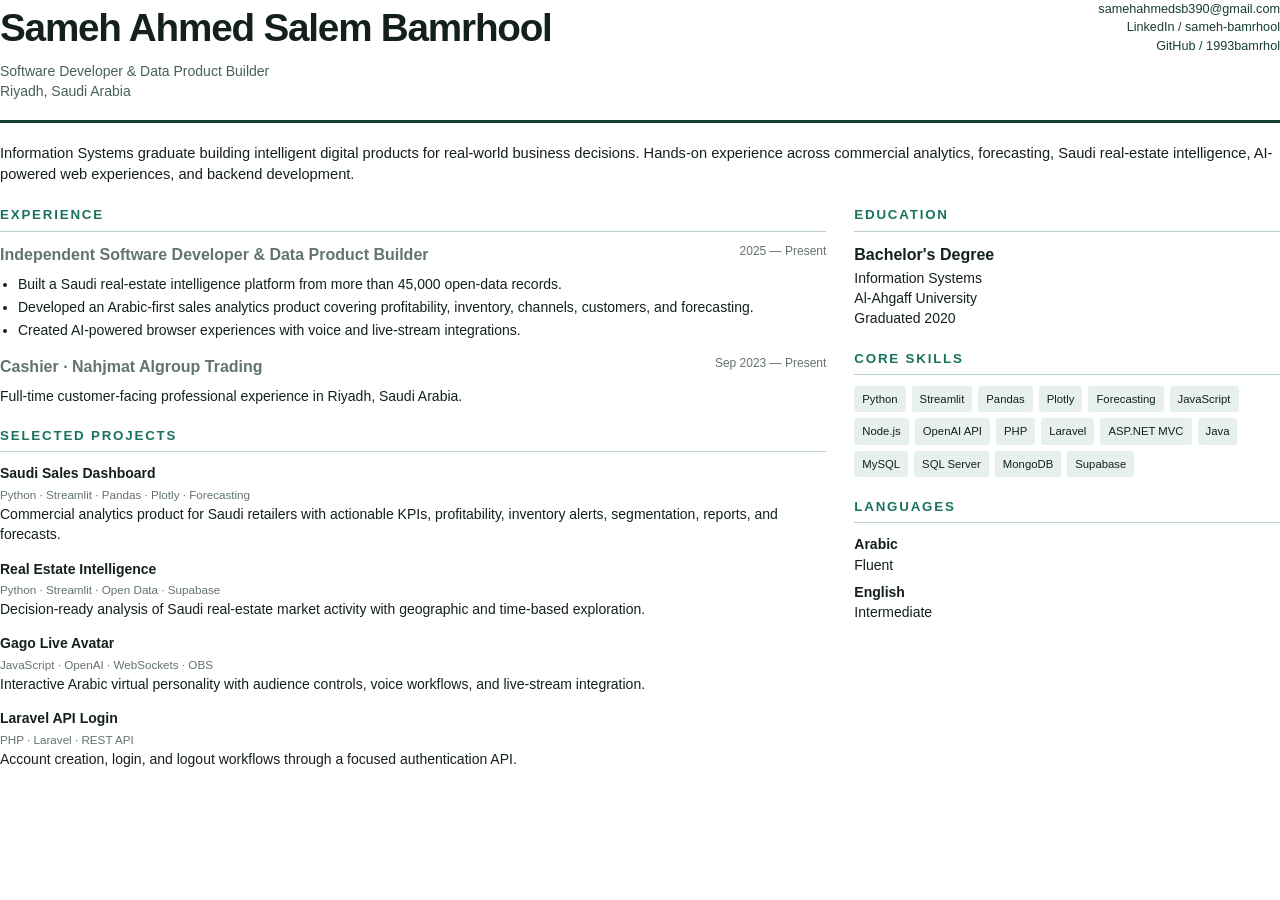
<file: cv.html>
<!doctype html>
<html lang="en">
<head>
  <meta charset="UTF-8">
  <meta name="viewport" content="width=device-width, initial-scale=1.0">
  <title>Sameh Bamrhool — CV</title>
  <style>
    @page{size:A4;margin:14mm}*{box-sizing:border-box}body{margin:0;color:#14201d;font:10.5pt/1.45 Arial,sans-serif}h1,h2,h3,p{margin-top:0}header{display:flex;justify-content:space-between;gap:30px;padding-bottom:18px;border-bottom:3px solid #173d34}h1{font-size:29pt;letter-spacing:-1.2px;margin-bottom:5px}header p{margin:0;color:#48605a}header div:last-child{text-align:right;font-size:9.5pt}a{color:#173d34;text-decoration:none}.summary{font-size:11pt;margin:20px 0}.layout{display:grid;grid-template-columns:1.65fr .85fr;gap:28px}section{margin-bottom:20px}h2{font-size:10pt;letter-spacing:1.8px;text-transform:uppercase;color:#19725d;border-bottom:1px solid #bad0ca;padding-bottom:6px;margin-bottom:11px}h3{font-size:12pt;margin-bottom:2px}.meta{display:flex;justify-content:space-between;gap:15px;color:#63736f;font-size:9pt;margin-bottom:6px}ul{margin:5px 0 0;padding-left:18px}li{margin:3px 0}.item{margin-bottom:14px}.skills{display:flex;flex-wrap:wrap;gap:6px}.skills span{padding:5px 8px;background:#e8f0ed;border-radius:3px;font-size:8.5pt}.side p{margin-bottom:7px}.project{margin-bottom:13px}.project strong{display:block}.project small{color:#63736f}@media print{a{color:inherit}}
  </style>
</head>
<body>
  <header>
    <div><h1>Sameh Ahmed Salem Bamrhool</h1><p>Software Developer &amp; Data Product Builder</p><p>Riyadh, Saudi Arabia</p></div>
    <div><a href="mailto:samehahmedsb390@gmail.com">samehahmedsb390@gmail.com</a><br><a href="https://www.linkedin.com/in/sameh-bamrhool-369201279">LinkedIn / sameh-bamrhool</a><br><a href="https://github.com/1993bamrhol">GitHub / 1993bamrhol</a></div>
  </header>
  <p class="summary">Information Systems graduate building intelligent digital products for real-world business decisions. Hands-on experience across commercial analytics, forecasting, Saudi real-estate intelligence, AI-powered web experiences, and backend development.</p>
  <div class="layout">
    <main>
      <section><h2>Experience</h2>
        <div class="item"><div class="meta"><h3>Independent Software Developer &amp; Data Product Builder</h3><span>2025 — Present</span></div><ul><li>Built a Saudi real-estate intelligence platform from more than 45,000 open-data records.</li><li>Developed an Arabic-first sales analytics product covering profitability, inventory, channels, customers, and forecasting.</li><li>Created AI-powered browser experiences with voice and live-stream integrations.</li></ul></div>
        <div class="item"><div class="meta"><h3>Cashier · Nahjmat Algroup Trading</h3><span>Sep 2023 — Present</span></div><p>Full-time customer-facing professional experience in Riyadh, Saudi Arabia.</p></div>
      </section>
      <section><h2>Selected Projects</h2>
        <div class="project"><strong>Saudi Sales Dashboard</strong><small>Python · Streamlit · Pandas · Plotly · Forecasting</small><p>Commercial analytics product for Saudi retailers with actionable KPIs, profitability, inventory alerts, segmentation, reports, and forecasts.</p></div>
        <div class="project"><strong>Real Estate Intelligence</strong><small>Python · Streamlit · Open Data · Supabase</small><p>Decision-ready analysis of Saudi real-estate market activity with geographic and time-based exploration.</p></div>
        <div class="project"><strong>Gago Live Avatar</strong><small>JavaScript · OpenAI · WebSockets · OBS</small><p>Interactive Arabic virtual personality with audience controls, voice workflows, and live-stream integration.</p></div>
        <div class="project"><strong>Laravel API Login</strong><small>PHP · Laravel · REST API</small><p>Account creation, login, and logout workflows through a focused authentication API.</p></div>
      </section>
    </main>
    <aside class="side">
      <section><h2>Education</h2><h3>Bachelor's Degree</h3><p>Information Systems<br>Al-Ahgaff University<br>Graduated 2020</p></section>
      <section><h2>Core Skills</h2><div class="skills"><span>Python</span><span>Streamlit</span><span>Pandas</span><span>Plotly</span><span>Forecasting</span><span>JavaScript</span><span>Node.js</span><span>OpenAI API</span><span>PHP</span><span>Laravel</span><span>ASP.NET MVC</span><span>Java</span><span>MySQL</span><span>SQL Server</span><span>MongoDB</span><span>Supabase</span></div></section>
      <section><h2>Languages</h2><p><strong>Arabic</strong><br>Fluent</p><p><strong>English</strong><br>Intermediate</p></section>
    </aside>
  </div>
</body>
</html>
</file>
<file: styles.css>
:root{--ink:#090c10;--paper:#f2f0e9;--acid:#d9ff43;--blue:#6f8cff;--muted:#777a7e;--line:rgba(9,12,16,.16);--max:1240px}*{box-sizing:border-box}html{scroll-behavior:smooth}body{margin:0;background:var(--paper);color:var(--ink);font-family:Arial,"Helvetica Neue",sans-serif;overflow-x:hidden}.noise{position:fixed;inset:0;pointer-events:none;opacity:.045;z-index:20;background-image:url("data:image/svg+xml,%3Csvg viewBox='0 0 180 180' xmlns='http://www.w3.org/2000/svg'%3E%3Cfilter id='n'%3E%3CfeTurbulence type='fractalNoise' baseFrequency='.9' numOctaves='3' stitchTiles='stitch'/%3E%3C/filter%3E%3Crect width='100%25' height='100%25' filter='url(%23n)' opacity='.55'/%3E%3C/svg%3E")}.site-header{height:88px;display:flex;align-items:center;justify-content:space-between;max-width:var(--max);margin:auto;padding:0 28px;border-bottom:1px solid var(--line);position:relative;z-index:10}.brand{display:flex;align-items:center;gap:10px;color:inherit;text-decoration:none;font-weight:700;letter-spacing:-.03em}.brand-mark{display:grid;place-items:center;width:30px;height:30px;border:1.5px solid;border-radius:50%;font-family:Georgia,serif;font-style:italic}.site-header nav{display:flex;gap:38px}.site-header nav a,.text-link{color:inherit;text-decoration:none;font-size:14px;font-weight:700}.site-header nav a{position:relative}.site-header nav a:after{content:"";position:absolute;left:0;bottom:-7px;width:0;height:1px;background:currentColor;transition:.25s}.site-header nav a:hover:after{width:100%}.menu-button{display:none;background:none;border:0}.section{max-width:var(--max);margin:auto;padding:120px 28px}.hero{min-height:calc(100vh - 88px);display:grid;grid-template-columns:1.15fr .85fr;gap:8vw;align-items:center;position:relative;padding-top:68px;padding-bottom:90px}.eyebrow{font-size:12px;text-transform:uppercase;letter-spacing:.15em;font-weight:700;display:flex;align-items:center;gap:9px}.status-dot{width:8px;height:8px;background:#64bf51;border-radius:50%;box-shadow:0 0 0 5px rgba(100,191,81,.15)}h1,h2,h3,p{margin-top:0}.hero h1{font-size:clamp(53px,6.5vw,95px);line-height:.91;letter-spacing:-.07em;margin:38px 0 32px;max-width:810px}.hero h1 em,.contact h2 em{font-family:Georgia,serif;font-weight:400}.hero-lead{max-width:560px;font-size:19px;line-height:1.6;color:#44484c}.hero-actions{display:flex;gap:30px;align-items:center;margin-top:42px}.button{padding:17px 22px;text-decoration:none;font-weight:700;font-size:14px;display:inline-flex;gap:30px;align-items:center}.button-primary{background:var(--ink);color:white}.button-primary:hover{background:#2b3036}.text-link{display:inline-flex;gap:16px;border-bottom:1px solid;padding-bottom:6px}.hero-visual{position:relative}.portrait-frame{aspect-ratio:4/5;background:#d6d5cf;overflow:hidden;position:relative}.portrait-frame img{width:100%;height:100%;object-fit:cover;filter:grayscale(100%);mix-blend-mode:multiply;position:relative;z-index:2}.portrait-grid{position:absolute;inset:0;background:linear-gradient(90deg,transparent 49.5%,rgba(0,0,0,.1) 50%),linear-gradient(transparent 49.5%,rgba(0,0,0,.1) 50%);background-size:44px 44px}.portrait-label{position:absolute;right:16px;top:16px;background:var(--acid);padding:9px 11px;font-size:11px;font-weight:800;z-index:3}.floating-note{position:absolute;left:-70px;bottom:42px;background:var(--blue);color:white;padding:18px 24px;width:190px;z-index:4;transform:rotate(-3deg)}.floating-note span{display:block;font-size:10px;text-transform:uppercase;letter-spacing:.1em;margin-bottom:6px}.floating-note strong{font-size:16px}.hero-index{position:absolute;bottom:26px;right:28px;font-size:11px;letter-spacing:.15em}.marquee{background:var(--ink);color:white;overflow:hidden;padding:18px 0}.marquee-track{display:flex;gap:25px;white-space:nowrap;width:max-content;animation:marquee 28s linear infinite;font-size:13px;font-weight:700;letter-spacing:.12em}.marquee-track i{color:var(--acid);font-style:normal}@keyframes marquee{to{transform:translateX(-50%)}}.section-kicker{font-size:12px;text-transform:uppercase;letter-spacing:.14em;font-weight:700;display:flex;gap:14px}.section-kicker span{color:var(--muted)}.about{display:grid;grid-template-columns:1fr 3fr;border-bottom:1px solid var(--line)}.about-content h2,.section-heading h2,.expertise-intro h2{font-size:clamp(37px,5vw,66px);line-height:1.02;letter-spacing:-.055em;max-width:930px}.about-grid{display:grid;grid-template-columns:1fr 1fr;gap:70px;margin:62px 0}.about-grid p{font-size:17px;line-height:1.7;color:#474a4e}.facts{display:grid;grid-template-columns:repeat(3,1fr);border-top:1px solid var(--line);padding-top:30px}.facts div{display:flex;flex-direction:column}.facts strong{font-size:46px;letter-spacing:-.05em}.facts span{font-size:12px;color:var(--muted);margin-top:8px}.work{padding-top:130px}.section-heading{display:flex;justify-content:space-between;align-items:flex-end;margin-bottom:65px}.section-heading h2{max-width:700px;margin:25px 0 0}.project-grid{display:grid;grid-template-columns:1.1fr .9fr;gap:60px 28px}.project-card:nth-child(3){grid-column:2}.project-art{height:320px;margin-bottom:25px;position:relative;overflow:hidden;transition:transform .4s ease}.project-card:hover .project-art{transform:translateY(-6px)}.project-featured .project-art{height:480px}.art-data{background:#202c28;color:var(--acid);display:flex;flex-direction:column;align-items:center;justify-content:center;background-image:radial-gradient(circle at 20% 80%,rgba(217,255,67,.35),transparent 25%),linear-gradient(rgba(217,255,67,.08) 1px,transparent 1px),linear-gradient(90deg,rgba(217,255,67,.08) 1px,transparent 1px);background-size:auto,30px 30px,30px 30px}.art-data:before{content:"";position:absolute;width:70%;height:40%;border-top:3px solid var(--acid);border-radius:50%;transform:rotate(-12deg)}.art-data span{font-size:80px;font-weight:800;letter-spacing:-.08em;z-index:2}.art-data small{text-transform:uppercase;letter-spacing:.2em;z-index:2}.art-avatar{background:#8772ff;display:grid;place-items:center;color:white;text-align:center;font-weight:900;font-size:34px;letter-spacing:-.04em}.orb{width:180px;height:180px;border-radius:50%;position:absolute;background:radial-gradient(circle at 65% 30%,#fff 2%,#d9ff43 4%,#29253b 35%,#111 70%);box-shadow:0 25px 70px rgba(0,0,0,.35)}.art-avatar span{z-index:2;mix-blend-mode:difference}.art-api{background:#dfe2dc;padding:45px;display:flex;align-items:center;justify-content:center}.art-api span{font-family:monospace;font-size:60px;font-weight:bold}.art-api div{position:absolute;width:11px;height:11px;border-radius:50%;background:var(--blue)}.art-api div:nth-child(2){left:16%;top:20%}.art-api div:nth-child(3){right:13%;top:30%;background:var(--acid)}.art-api div:nth-child(4){bottom:16%;left:38%;background:#ff795a}.project-meta{display:flex;justify-content:space-between;font-size:10px;letter-spacing:.11em;color:var(--muted);font-weight:700}.project-card h3{font-size:30px;letter-spacing:-.04em;margin:15px 0 12px}.project-card p{color:#56595c;line-height:1.65;max-width:560px}.project-card>a{color:inherit;font-weight:700;font-size:13px;text-decoration:none;display:flex;justify-content:space-between;border-top:1px solid var(--line);padding-top:15px;margin-top:22px}.github-status{text-align:right;font-size:10px;color:var(--muted);margin-top:38px}.expertise{margin-top:80px;background:var(--ink);color:white;max-width:none;padding-left:max(28px,calc((100vw - var(--max))/2 + 28px));padding-right:max(28px,calc((100vw - var(--max))/2 + 28px))}.expertise-intro h2{margin:38px 0 80px;max-width:830px}.expertise-list article{display:grid;grid-template-columns:50px 1fr 1.2fr 1fr;gap:30px;align-items:start;border-top:1px solid rgba(255,255,255,.2);padding:35px 0}.expertise-list article>span{font-size:11px;color:#888}.expertise-list h3{font-size:24px}.expertise-list p{color:#aaa;line-height:1.6}.tags{display:flex;flex-wrap:wrap;gap:7px}.tags b{border:1px solid rgba(255,255,255,.25);border-radius:30px;padding:8px 11px;font-size:10px}.contact{max-width:none;background:var(--acid);padding-left:max(28px,calc((100vw - var(--max))/2 + 28px));padding-right:max(28px,calc((100vw - var(--max))/2 + 28px));padding-bottom:35px}.contact-inner{padding:30px 0 110px}.contact h2{font-size:clamp(53px,8.2vw,122px);line-height:.9;letter-spacing:-.07em;margin:35px 0 65px}.contact-email{font-size:clamp(20px,3vw,35px);font-weight:700;color:inherit;text-decoration:none;border-bottom:2px solid;display:flex;justify-content:space-between;padding-bottom:12px}.contact footer{border-top:1px solid rgba(0,0,0,.3);padding-top:28px;display:flex;justify-content:space-between;font-size:12px}.contact footer div{display:flex;gap:30px}.contact footer a{color:inherit;text-decoration:none}.reveal{opacity:0;transform:translateY(24px);transition:opacity .8s ease,transform .8s ease}.reveal.visible{opacity:1;transform:none}@media(max-width:800px){.site-header{height:72px}.site-header nav{display:none;position:absolute;top:72px;left:0;right:0;background:var(--paper);padding:28px;flex-direction:column;border-bottom:1px solid var(--line)}.site-header nav.open{display:flex}.menu-button{display:block;width:34px;height:34px;padding:7px}.menu-button span{display:block;height:1.5px;background:#111;margin:7px 0}.hero{grid-template-columns:1fr;padding-top:55px}.hero h1{font-size:55px}.hero-visual{width:85%;margin-left:auto}.floating-note{left:-35px}.section{padding:90px 22px}.about{grid-template-columns:1fr;gap:35px}.about-grid{grid-template-columns:1fr;gap:8px;margin:40px 0}.facts strong{font-size:34px}.section-heading{align-items:flex-start;flex-direction:column;gap:30px}.project-grid{grid-template-columns:1fr}.project-card:nth-child(3){grid-column:auto}.project-featured .project-art,.project-art{height:340px}.expertise-list article{grid-template-columns:35px 1fr}.expertise-list article p,.expertise-list article .tags{grid-column:2}.contact footer{gap:20px;flex-direction:column}.contact footer div{flex-wrap:wrap}.hero-index{display:none}}@media(prefers-reduced-motion:reduce){html{scroll-behavior:auto}.marquee-track{animation:none}.reveal{opacity:1;transform:none;transition:none}}
</file>
<file: profile.css>
.skip-link {
  position: fixed;
  top: 12px;
  left: 12px;
  z-index: 100;
  padding: 12px 16px;
  background: var(--acid);
  color: var(--ink);
  font-size: 13px;
  font-weight: 800;
  text-decoration: none;
  transform: translateY(-150%);
  transition: transform .2s ease;
}

.skip-link:focus {
  transform: translateY(0);
}

:where(a, button):focus-visible {
  outline: 3px solid var(--blue);
  outline-offset: 4px;
}

.hero-name {
  margin: 32px 0 -18px;
  font-size: 14px;
  font-weight: 800;
  letter-spacing: .02em;
}

.button-cv {
  border: 1px solid var(--ink);
  color: var(--ink);
}

.button-cv:hover {
  background: var(--acid);
}

.vision-strip {
  display: grid;
  grid-template-columns: 1fr 3fr;
  max-width: var(--max);
  margin: 0 auto;
  padding: 80px 28px 0;
}

.vision-strip p {
  font-size: 11px;
  font-weight: 700;
  letter-spacing: .14em;
  text-transform: uppercase;
}

.vision-strip h2 {
  max-width: 940px;
  margin: 0;
  font-size: clamp(33px, 4.8vw, 66px);
  line-height: 1.04;
  letter-spacing: -.055em;
}

.profile {
  display: grid;
  grid-template-columns: 1fr 3fr;
  border-bottom: 1px solid var(--line);
}

.profile-heading {
  display: flex;
  justify-content: space-between;
  align-items: flex-end;
  gap: 40px;
  margin-bottom: 65px;
}

.profile-heading h2 {
  max-width: 780px;
  margin: 0;
  font-size: clamp(37px, 4.5vw, 62px);
  line-height: 1.02;
  letter-spacing: -.055em;
}

.timeline {
  border-top: 1px solid var(--line);
}

.timeline article {
  display: grid;
  grid-template-columns: 1fr 2fr;
  gap: 40px;
  padding: 30px 0;
  border-bottom: 1px solid var(--line);
}

.timeline article > div:first-child {
  display: flex;
  flex-direction: column;
  gap: 8px;
}

.timeline span {
  font-size: 11px;
  font-weight: 700;
  letter-spacing: .12em;
  text-transform: uppercase;
}

.timeline time,
.timeline small {
  font-size: 12px;
  color: var(--muted);
}

.timeline h3 {
  margin-bottom: 8px;
  font-size: 25px;
  letter-spacing: -.035em;
}

.timeline p {
  margin-bottom: 5px;
  color: #4f5357;
}

.achievement-list {
  display: grid;
  gap: 10px;
  margin: 12px 0 0;
  padding: 0;
  color: #4f5357;
  line-height: 1.55;
  list-style: none;
}

.achievement-list li {
  position: relative;
  padding-left: 20px;
}

.achievement-list li::before {
  content: "↗";
  position: absolute;
  left: 0;
  color: var(--blue);
  font-weight: 700;
}

.additional-experience h3 {
  font-size: 21px;
}

.project-actions {
  display: grid;
  grid-template-columns: 1fr 1fr;
  gap: 10px;
  margin-top: 22px;
}

.project-actions-three {
  grid-template-columns: repeat(3, minmax(0, 1fr));
}

.project-grid {
  grid-template-columns: repeat(2, minmax(0, 1fr));
}

.project-card:nth-child(3) {
  grid-column: auto;
}

.project-shot {
  height: 340px;
  margin: 0 0 25px;
  overflow: hidden;
  background: #dfe2dc;
  border: 1px solid rgba(9, 12, 16, .08);
}

.project-shot img {
  display: block;
  width: 100%;
  height: 100%;
  object-fit: cover;
  object-position: top center;
  transition: transform .55s ease;
}

.project-shot-real-estate img {
  object-position: center top;
}

.project-shot-sales img {
  object-position: center 62%;
  transform: scale(1.12);
  transform-origin: center 62%;
}

.project-card:hover .project-shot img {
  transform: scale(1.025);
}

.project-card:hover .project-shot-sales img {
  transform: scale(1.17);
}

.project-private {
  display: flex;
  align-items: center;
  padding: 14px 15px;
  background: #e5e7e1;
  color: #59605d;
  font-size: 12px;
  font-weight: 700;
  text-transform: uppercase;
  letter-spacing: .08em;
}

.project-action {
  display: flex;
  justify-content: space-between;
  padding: 14px 15px;
  border: 1px solid var(--line);
  color: inherit;
  font-size: 13px;
  font-weight: 700;
  text-decoration: none;
  transition: background .2s ease, color .2s ease;
}

.project-action:hover {
  background: var(--ink);
  color: white;
}

.project-action-live {
  background: var(--acid);
  border-color: var(--acid);
}

.services {
  border-top: 1px solid var(--line);
  padding-top: 130px;
}

.services-heading {
  display: grid;
  grid-template-columns: minmax(0, 1.7fr) minmax(260px, .7fr);
  gap: 70px;
  align-items: end;
  margin: 34px 0 70px;
}

.services-heading h2 {
  max-width: 780px;
  margin: 0;
  font-size: clamp(40px, 5.2vw, 70px);
  line-height: 1;
  letter-spacing: -.055em;
}

.services-heading p {
  margin: 0;
  color: #52565a;
  font-size: 16px;
  line-height: 1.7;
}

.services-grid {
  display: grid;
  grid-template-columns: repeat(3, minmax(0, 1fr));
  border-top: 1px solid var(--ink);
}

.services-grid article {
  min-height: 430px;
  padding: 32px 32px 38px;
  border-right: 1px solid var(--line);
}

.services-grid article:first-child {
  padding-left: 0;
}

.services-grid article:last-child {
  padding-right: 0;
  border-right: 0;
}

.services-grid article > span {
  color: var(--blue);
  font-size: 11px;
  font-weight: 700;
  letter-spacing: .14em;
}

.services-grid h3 {
  margin: 58px 0 18px;
  max-width: 270px;
  font-size: 29px;
  line-height: 1.08;
  letter-spacing: -.04em;
}

.services-grid p {
  color: #56595c;
  line-height: 1.65;
}

.services-grid ul {
  margin: 28px 0 0;
  padding: 24px 0 0;
  border-top: 1px solid var(--line);
  list-style: none;
}

.services-grid li {
  position: relative;
  margin: 10px 0;
  padding-left: 17px;
  font-size: 13px;
  font-weight: 700;
}

.services-grid li::before {
  content: "↗";
  position: absolute;
  left: 0;
  color: var(--blue);
}

.services-cta {
  display: flex;
  justify-content: space-between;
  margin-top: 25px;
  padding: 22px 0;
  border-top: 1px solid var(--line);
  border-bottom: 1px solid var(--line);
  color: inherit;
  font-size: 18px;
  font-weight: 700;
  text-decoration: none;
}

.services-cta:hover {
  color: #516bd7;
}

.language-row {
  display: flex;
  gap: 80px;
}

.language-row p {
  display: flex;
  flex-direction: column;
  gap: 8px;
}

@media (max-width: 800px) {
  .vision-strip {
    grid-template-columns: 1fr;
    gap: 20px;
    padding: 65px 22px 0;
  }

  .profile {
    grid-template-columns: 1fr;
    gap: 35px;
  }

  .profile-heading {
    align-items: flex-start;
    flex-direction: column;
  }

  .timeline article {
    grid-template-columns: 1fr;
    gap: 20px;
  }

  .language-row {
    gap: 45px;
  }

  .project-actions {
    grid-template-columns: 1fr;
  }

  .services-heading,
  .services-grid {
    grid-template-columns: 1fr;
  }

  .services-heading {
    gap: 25px;
    margin-bottom: 50px;
  }

  .services-grid article,
  .services-grid article:first-child,
  .services-grid article:last-child {
    min-height: 0;
    padding: 30px 0 38px;
    border-right: 0;
    border-bottom: 1px solid var(--line);
  }

  .services-grid h3 {
    margin-top: 30px;
  }

  .project-grid {
    grid-template-columns: 1fr;
  }

  .project-shot {
    height: 280px;
  }

  .hero-actions {
    align-items: stretch;
    flex-direction: column;
  }
}
</file>
<file: case-study.css>
:root {
  --ink: #090c10;
  --paper: #f2f0e9;
  --acid: #d9ff43;
  --blue: #6f8cff;
  --muted: #686d72;
  --line: rgba(9, 12, 16, .16);
  --max: 1240px;
}

* { box-sizing: border-box; }
html { scroll-behavior: smooth; }
body { margin: 0; background: var(--paper); color: var(--ink); font-family: Arial, "Helvetica Neue", sans-serif; }
img { max-width: 100%; }
a { color: inherit; }

.skip-link {
  position: fixed;
  top: 12px;
  left: 12px;
  z-index: 100;
  padding: 12px 16px;
  background: var(--acid);
  color: var(--ink);
  font-size: 13px;
  font-weight: 800;
  text-decoration: none;
  transform: translateY(-150%);
  transition: transform .2s ease;
}

.skip-link:focus { transform: translateY(0); }
:where(a, button):focus-visible { outline: 3px solid var(--blue); outline-offset: 4px; }

.case-header {
  display: flex;
  align-items: center;
  justify-content: space-between;
  max-width: var(--max);
  height: 88px;
  margin: auto;
  padding: 0 28px;
  border-bottom: 1px solid var(--line);
}

.case-brand { display: flex; align-items: center; gap: 10px; font-weight: 700; letter-spacing: -.03em; text-decoration: none; }
.case-brand span:first-child { display: grid; place-items: center; width: 30px; height: 30px; border: 1.5px solid; border-radius: 50%; font-family: Georgia, serif; font-style: italic; }
.back-link { padding-bottom: 5px; border-bottom: 1px solid; font-size: 13px; font-weight: 700; text-decoration: none; }

.case-hero { max-width: var(--max); margin: auto; padding: 90px 28px 72px; }
.case-eyebrow { margin: 0 0 32px; color: var(--blue); font-size: 12px; font-weight: 800; letter-spacing: .16em; text-transform: uppercase; }
.case-hero h1 { max-width: 1050px; margin: 0; font-size: clamp(58px, 9vw, 126px); line-height: .88; letter-spacing: -.075em; }
.case-hero h1 em { font-family: Georgia, serif; font-weight: 400; }
.case-intro { display: grid; grid-template-columns: 1.3fr .7fr; gap: 80px; align-items: end; margin-top: 58px; }
.case-lede { max-width: 700px; margin: 0; color: #393e43; font-size: 21px; line-height: 1.6; }
.case-actions { display: flex; flex-wrap: wrap; gap: 10px; justify-content: flex-end; }
.case-button { display: inline-flex; justify-content: space-between; gap: 30px; min-width: 150px; padding: 16px 18px; border: 1px solid var(--ink); font-size: 13px; font-weight: 700; text-decoration: none; }
.case-button.primary { background: var(--ink); color: white; }
.case-button.accent { background: var(--acid); border-color: var(--acid); }

.case-facts { display: grid; grid-template-columns: repeat(4, 1fr); max-width: var(--max); margin: 0 auto 28px; padding: 0 28px; }
.case-facts div { min-height: 118px; padding: 24px 20px; border-top: 1px solid var(--ink); border-right: 1px solid var(--line); }
.case-facts div:first-child { padding-left: 0; }
.case-facts div:last-child { border-right: 0; }
.case-facts span { display: block; margin-bottom: 20px; color: var(--muted); font-size: 10px; font-weight: 700; letter-spacing: .13em; text-transform: uppercase; }
.case-facts strong { font-size: 17px; line-height: 1.35; }

.case-visual { max-width: var(--max); margin: auto; padding: 0 28px; }
.case-visual figure { margin: 0; padding: 18px; background: #dfe4df; border: 1px solid var(--line); }
.case-visual img { display: block; width: 100%; height: auto; }
.case-visual figcaption { margin-top: 14px; color: var(--muted); font-size: 11px; line-height: 1.5; }

.case-section { max-width: 1100px; margin: auto; padding: 110px 28px; }
.case-section + .case-section { border-top: 1px solid var(--line); }
.case-kicker { margin: 0 0 28px; color: var(--blue); font-size: 11px; font-weight: 800; letter-spacing: .15em; text-transform: uppercase; }
.case-section h2 { max-width: 820px; margin: 0 0 42px; font-size: clamp(38px, 5vw, 65px); line-height: 1; letter-spacing: -.055em; }
.case-section h3 { margin: 0 0 15px; font-size: 25px; letter-spacing: -.035em; }
.case-section p { color: #4f5459; font-size: 17px; line-height: 1.75; }
.split { display: grid; grid-template-columns: 1fr 1fr; gap: 80px; }
.split p:first-child { margin-top: 0; }
.case-callout { padding: 25px 28px; border-left: 4px solid var(--acid); background: rgba(217, 255, 67, .19); color: #33383d; font-size: 17px; line-height: 1.7; }

.metric-grid { display: grid; grid-template-columns: repeat(4, 1fr); border-top: 1px solid var(--ink); }
.metric-grid article { min-height: 190px; padding: 30px 24px; border-right: 1px solid var(--line); }
.metric-grid article:first-child { padding-left: 0; }
.metric-grid article:last-child { border-right: 0; }
.metric-grid strong { display: block; margin-bottom: 15px; font-size: clamp(35px, 5vw, 58px); letter-spacing: -.055em; }
.metric-grid span { color: var(--muted); font-size: 12px; line-height: 1.5; }

.build-grid { display: grid; grid-template-columns: repeat(3, 1fr); gap: 18px; }
.build-grid article { min-height: 300px; padding: 30px; background: white; border: 1px solid var(--line); }
.build-grid article > span { color: var(--blue); font-size: 11px; font-weight: 800; }
.build-grid h3 { margin-top: 65px; }
.build-grid p { margin-bottom: 0; font-size: 15px; }

.process-list { margin: 0; padding: 0; list-style: none; border-top: 1px solid var(--ink); }
.process-list li { display: grid; grid-template-columns: 55px .8fr 1.4fr; gap: 30px; padding: 28px 0; border-bottom: 1px solid var(--line); }
.process-list span { color: var(--blue); font-size: 11px; font-weight: 800; }
.process-list strong { font-size: 19px; }
.process-list p { margin: 0; font-size: 15px; }

.case-stack { max-width: none; padding-left: max(28px, calc((100vw - 1100px) / 2 + 28px)); padding-right: max(28px, calc((100vw - 1100px) / 2 + 28px)); background: var(--ink); color: white; }
.case-stack p { color: #aeb3b8; }
.stack-tags { display: flex; flex-wrap: wrap; gap: 9px; }
.stack-tags span { padding: 10px 13px; border: 1px solid rgba(255,255,255,.25); border-radius: 999px; font-size: 11px; font-weight: 700; }

.case-next { max-width: none; padding-left: max(28px, calc((100vw - 1100px) / 2 + 28px)); padding-right: max(28px, calc((100vw - 1100px) / 2 + 28px)); background: var(--acid); }
.case-next a { display: flex; justify-content: space-between; align-items: end; gap: 30px; text-decoration: none; }
.case-next h2 { margin-bottom: 0; }
.case-next strong { padding-bottom: 8px; font-size: 16px; white-space: nowrap; }

.case-footer { display: flex; justify-content: space-between; max-width: 1100px; margin: auto; padding: 32px 28px; color: var(--muted); font-size: 12px; }
.case-footer div { display: flex; gap: 22px; }
.case-footer a { text-decoration: none; }

.error-page { display: grid; place-items: center; min-height: calc(100vh - 88px); padding: 60px 28px; }
.error-inner { width: min(100%, 1050px); }
.error-code { margin: 0 0 20px; color: var(--blue); font-size: 13px; font-weight: 800; letter-spacing: .18em; }
.error-page h1 { max-width: 950px; margin: 0; font-size: clamp(62px, 10vw, 132px); line-height: .88; letter-spacing: -.075em; }
.error-page h1 em { font-family: Georgia, serif; font-weight: 400; }
.error-copy { max-width: 610px; margin: 42px 0 35px; color: #4f5459; font-size: 19px; line-height: 1.65; }
.error-actions { display: flex; flex-wrap: wrap; gap: 10px; }

@media (max-width: 760px) {
  .case-header { height: 72px; padding: 0 22px; }
  .case-brand span:last-child { display: none; }
  .case-hero { padding: 68px 22px 55px; }
  .case-hero h1 { font-size: 58px; }
  .case-intro, .split { grid-template-columns: 1fr; gap: 28px; }
  .case-actions { justify-content: flex-start; }
  .case-facts { grid-template-columns: 1fr 1fr; padding: 0 22px; }
  .case-facts div, .case-facts div:first-child { padding: 20px 12px; border-bottom: 1px solid var(--line); }
  .case-visual { padding: 0 12px; }
  .case-visual figure { padding: 7px; }
  .case-section { padding: 78px 22px; }
  .metric-grid, .build-grid { grid-template-columns: 1fr; }
  .metric-grid article, .metric-grid article:first-child { min-height: 0; padding: 24px 0; border-right: 0; border-bottom: 1px solid var(--line); }
  .build-grid article { min-height: 0; }
  .build-grid h3 { margin-top: 35px; }
  .process-list li { grid-template-columns: 35px 1fr; gap: 18px; }
  .process-list p { grid-column: 2; }
  .case-next a { align-items: flex-start; flex-direction: column; }
  .case-footer { gap: 20px; flex-direction: column; }
  .case-footer div { flex-wrap: wrap; }
}
</file>
